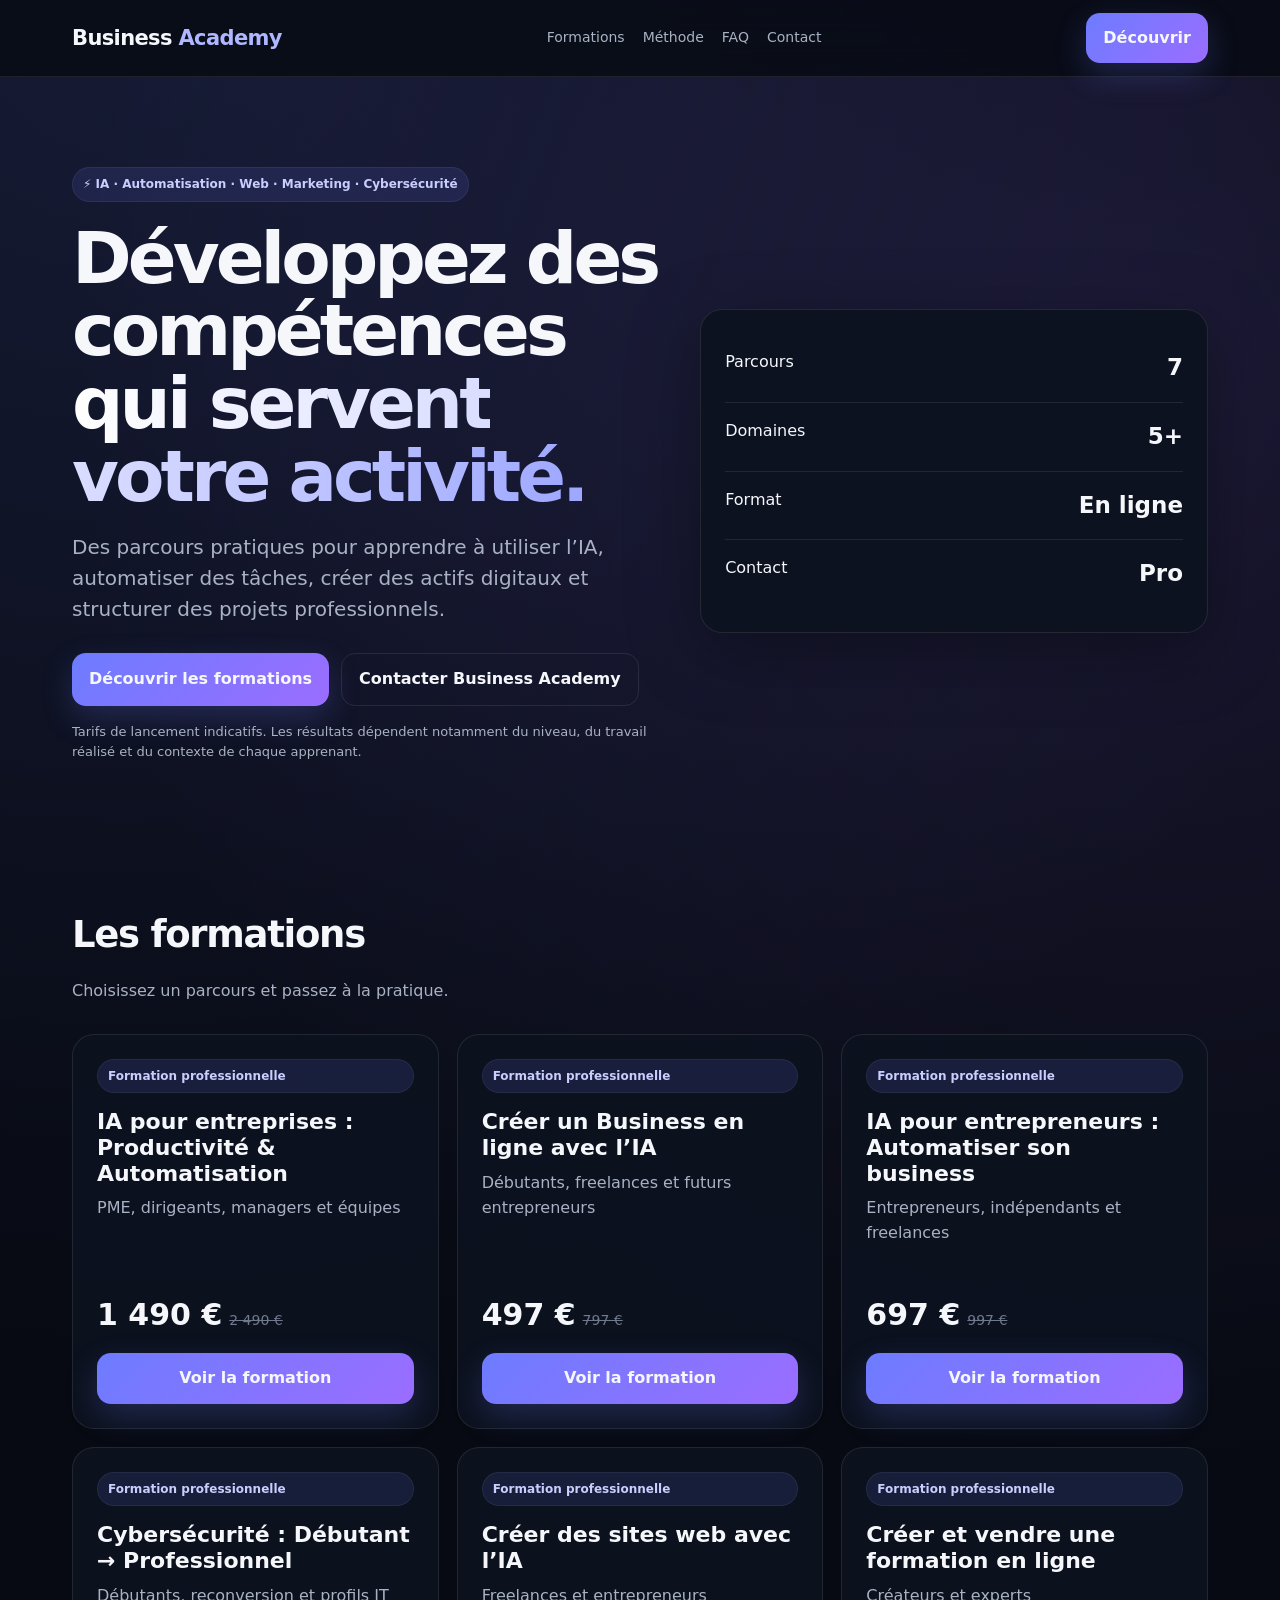
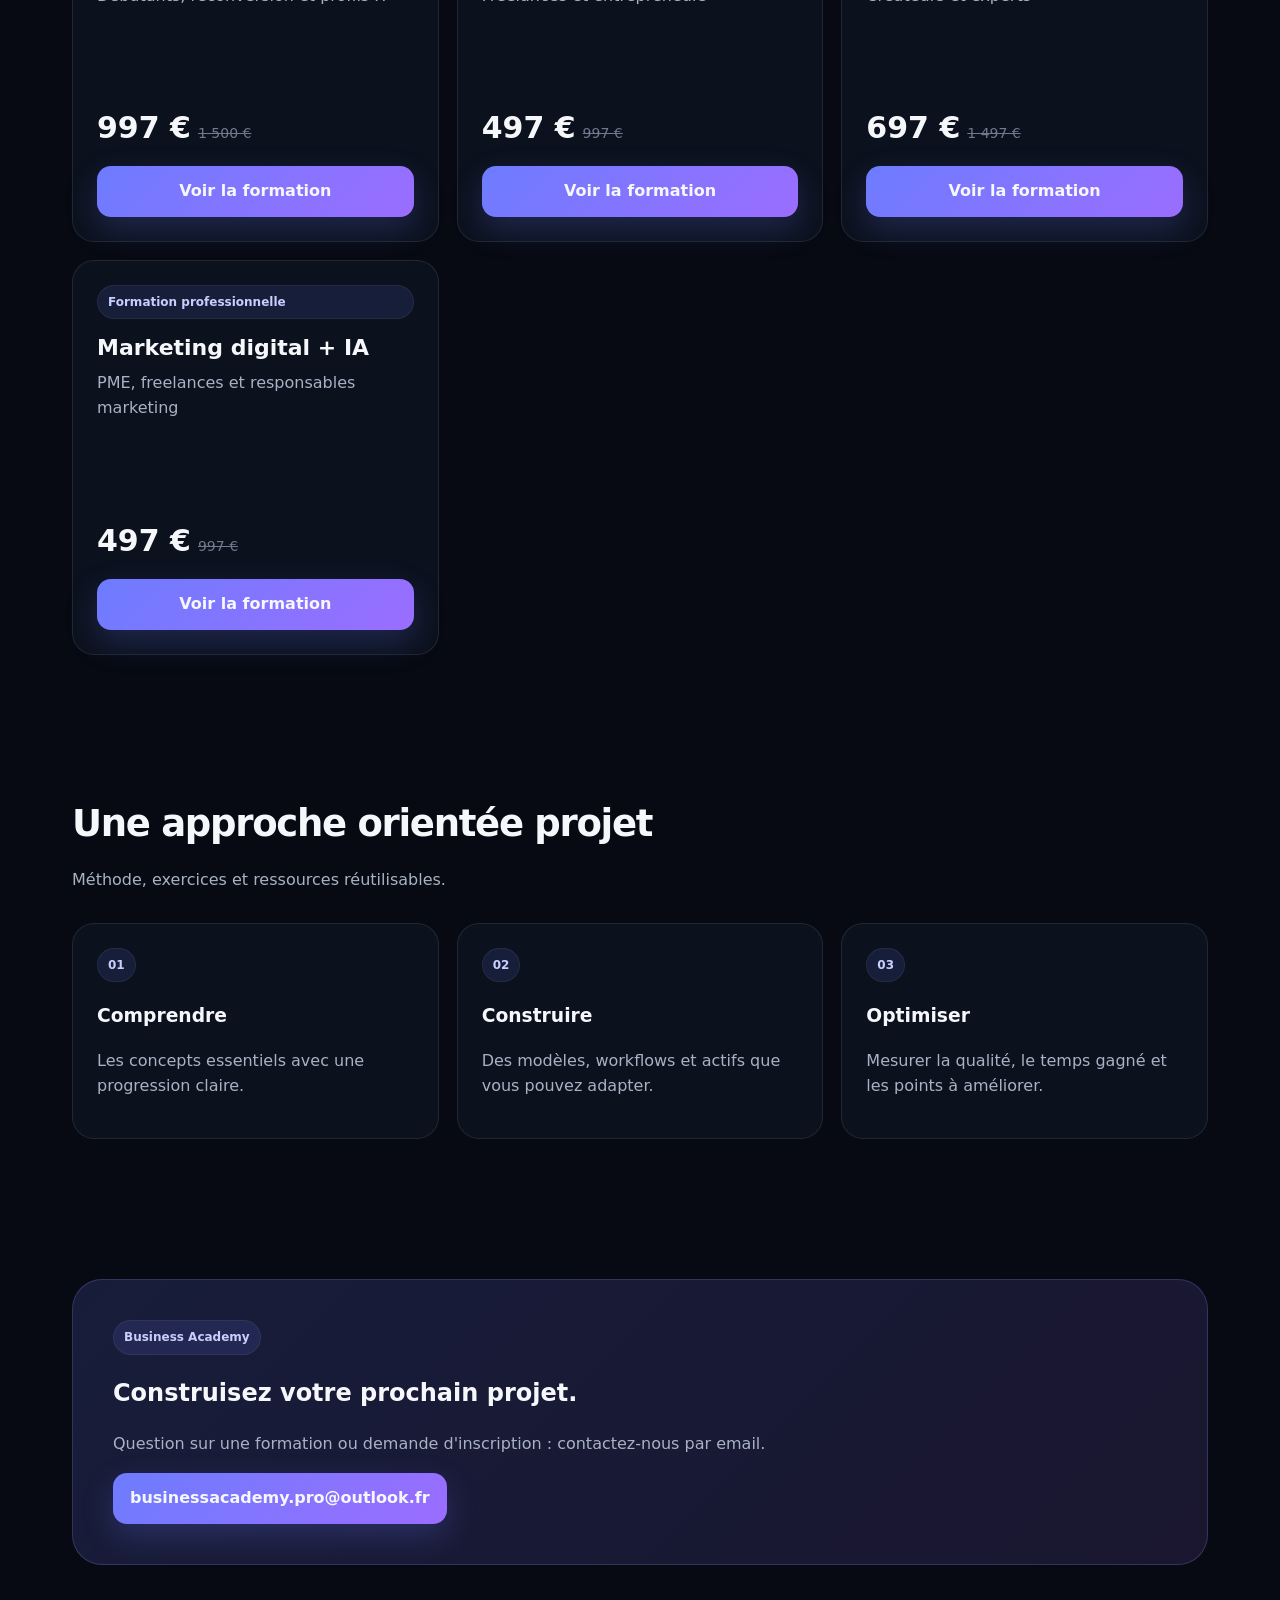
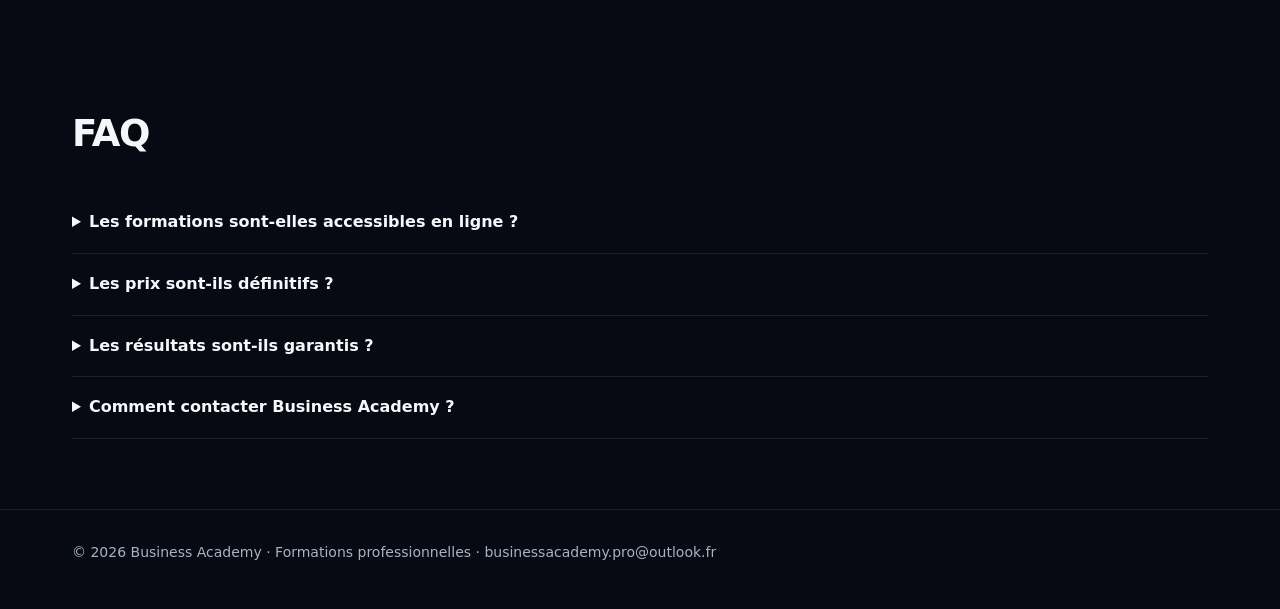
<file: index.html>
<!doctype html><html lang="fr"><head><meta charset="utf-8"><meta name="viewport" content="width=device-width,initial-scale=1"><title>Business Academy — Formations professionnelles</title><meta name="description" content="Formations en IA, automatisation, cybersécurité, création web et marketing digital."><link rel="stylesheet" href="assets/style.css"></head><body>
<header><div class="wrap nav"><a class="brand" href="index.html">Business <span>Academy</span></a><nav class="navlinks"><a href="#formations">Formations</a><a href="#methode">Méthode</a><a href="#faq">FAQ</a><a href="mailto:businessacademy.pro@outlook.fr">Contact</a></nav><a class="btn btn-primary" href="#formations">Découvrir</a></div></header>
<main><section class="hero"><div class="wrap hero-grid"><div><span class="kicker">⚡ IA · Automatisation · Web · Marketing · Cybersécurité</span><h1>Développez des compétences <span class="grad">qui servent votre activité.</span></h1><p class="lead">Des parcours pratiques pour apprendre à utiliser l’IA, automatiser des tâches, créer des actifs digitaux et structurer des projets professionnels.</p><div class="actions"><a class="btn btn-primary" href="#formations">Découvrir les formations</a><a class="btn" href="mailto:businessacademy.pro@outlook.fr">Contacter Business Academy</a></div><p class="muted" style="font-size:13px;margin-top:16px">Tarifs de lancement indicatifs. Les résultats dépendent notamment du niveau, du travail réalisé et du contexte de chaque apprenant.</p></div><div class="hero-card"><div class="stat"><span>Parcours</span><strong>7</strong></div><div class="stat"><span>Domaines</span><strong>5+</strong></div><div class="stat"><span>Format</span><strong>En ligne</strong></div><div class="stat"><span>Contact</span><strong>Pro</strong></div></div></div></section>
<section id="formations"><div class="wrap"><div class="head"><h2>Les formations</h2><p class="muted">Choisissez un parcours et passez à la pratique.</p></div><div class="grid"><article class="card course"><span class="pill">Formation professionnelle</span><h3>IA pour entreprises : Productivité & Automatisation</h3><div class="muted">PME, dirigeants, managers et équipes</div><div class="price"><strong>1 490 €</strong><span class="old">2 490 €</span></div><a class="btn btn-primary" href="courses/ia-entreprises.html">Voir la formation</a></article><article class="card course"><span class="pill">Formation professionnelle</span><h3>Créer un Business en ligne avec l’IA</h3><div class="muted">Débutants, freelances et futurs entrepreneurs</div><div class="price"><strong>497 €</strong><span class="old">797 €</span></div><a class="btn btn-primary" href="courses/business-ia.html">Voir la formation</a></article><article class="card course"><span class="pill">Formation professionnelle</span><h3>IA pour entrepreneurs : Automatiser son business</h3><div class="muted">Entrepreneurs, indépendants et freelances</div><div class="price"><strong>697 €</strong><span class="old">997 €</span></div><a class="btn btn-primary" href="courses/automatisation-business.html">Voir la formation</a></article><article class="card course"><span class="pill">Formation professionnelle</span><h3>Cybersécurité : Débutant → Professionnel</h3><div class="muted">Débutants, reconversion et profils IT</div><div class="price"><strong>997 €</strong><span class="old">1 500 €</span></div><a class="btn btn-primary" href="courses/cybersecurite.html">Voir la formation</a></article><article class="card course"><span class="pill">Formation professionnelle</span><h3>Créer des sites web avec l’IA</h3><div class="muted">Freelances et entrepreneurs</div><div class="price"><strong>497 €</strong><span class="old">997 €</span></div><a class="btn btn-primary" href="courses/sites-ia.html">Voir la formation</a></article><article class="card course"><span class="pill">Formation professionnelle</span><h3>Créer et vendre une formation en ligne</h3><div class="muted">Créateurs et experts</div><div class="price"><strong>697 €</strong><span class="old">1 497 €</span></div><a class="btn btn-primary" href="courses/formation-en-ligne.html">Voir la formation</a></article><article class="card course"><span class="pill">Formation professionnelle</span><h3>Marketing digital + IA</h3><div class="muted">PME, freelances et responsables marketing</div><div class="price"><strong>497 €</strong><span class="old">997 €</span></div><a class="btn btn-primary" href="courses/marketing-ia.html">Voir la formation</a></article></div></div></section>
<section id="methode"><div class="wrap"><div class="head"><h2>Une approche orientée projet</h2><p class="muted">Méthode, exercices et ressources réutilisables.</p></div><div class="grid"><div class="card"><span class="pill">01</span><h3>Comprendre</h3><p class="muted">Les concepts essentiels avec une progression claire.</p></div><div class="card"><span class="pill">02</span><h3>Construire</h3><p class="muted">Des modèles, workflows et actifs que vous pouvez adapter.</p></div><div class="card"><span class="pill">03</span><h3>Optimiser</h3><p class="muted">Mesurer la qualité, le temps gagné et les points à améliorer.</p></div></div></div></section>
<section><div class="wrap"><div class="cta"><span class="pill">Business Academy</span><h2>Construisez votre prochain projet.</h2><p class="muted">Question sur une formation ou demande d'inscription : contactez-nous par email.</p><a class="btn btn-primary" href="mailto:businessacademy.pro@outlook.fr?subject=Business%20Academy%20—%20Demande%20d'information">businessacademy.pro@outlook.fr</a></div></div></section>
<section id="faq"><div class="wrap"><div class="head"><h2>FAQ</h2></div><details><summary>Les formations sont-elles accessibles en ligne ?</summary><p class="muted">Oui. Les parcours sont conçus pour être suivis à distance.</p></details><details><summary>Les prix sont-ils définitifs ?</summary><p class="muted">Les tarifs affichés peuvent évoluer. Vérifiez le prix au moment de l'achat.</p></details><details><summary>Les résultats sont-ils garantis ?</summary><p class="muted">Non. Une formation apporte une méthode et des ressources ; les résultats dépendent du contexte et de l'exécution.</p></details><details><summary>Comment contacter Business Academy ?</summary><p class="muted">businessacademy.pro@outlook.fr</p></details></div></section></main>
<footer><div class="wrap">© 2026 Business Academy · Formations professionnelles · <a href="mailto:businessacademy.pro@outlook.fr">businessacademy.pro@outlook.fr</a></div></footer></body></html>
</file>
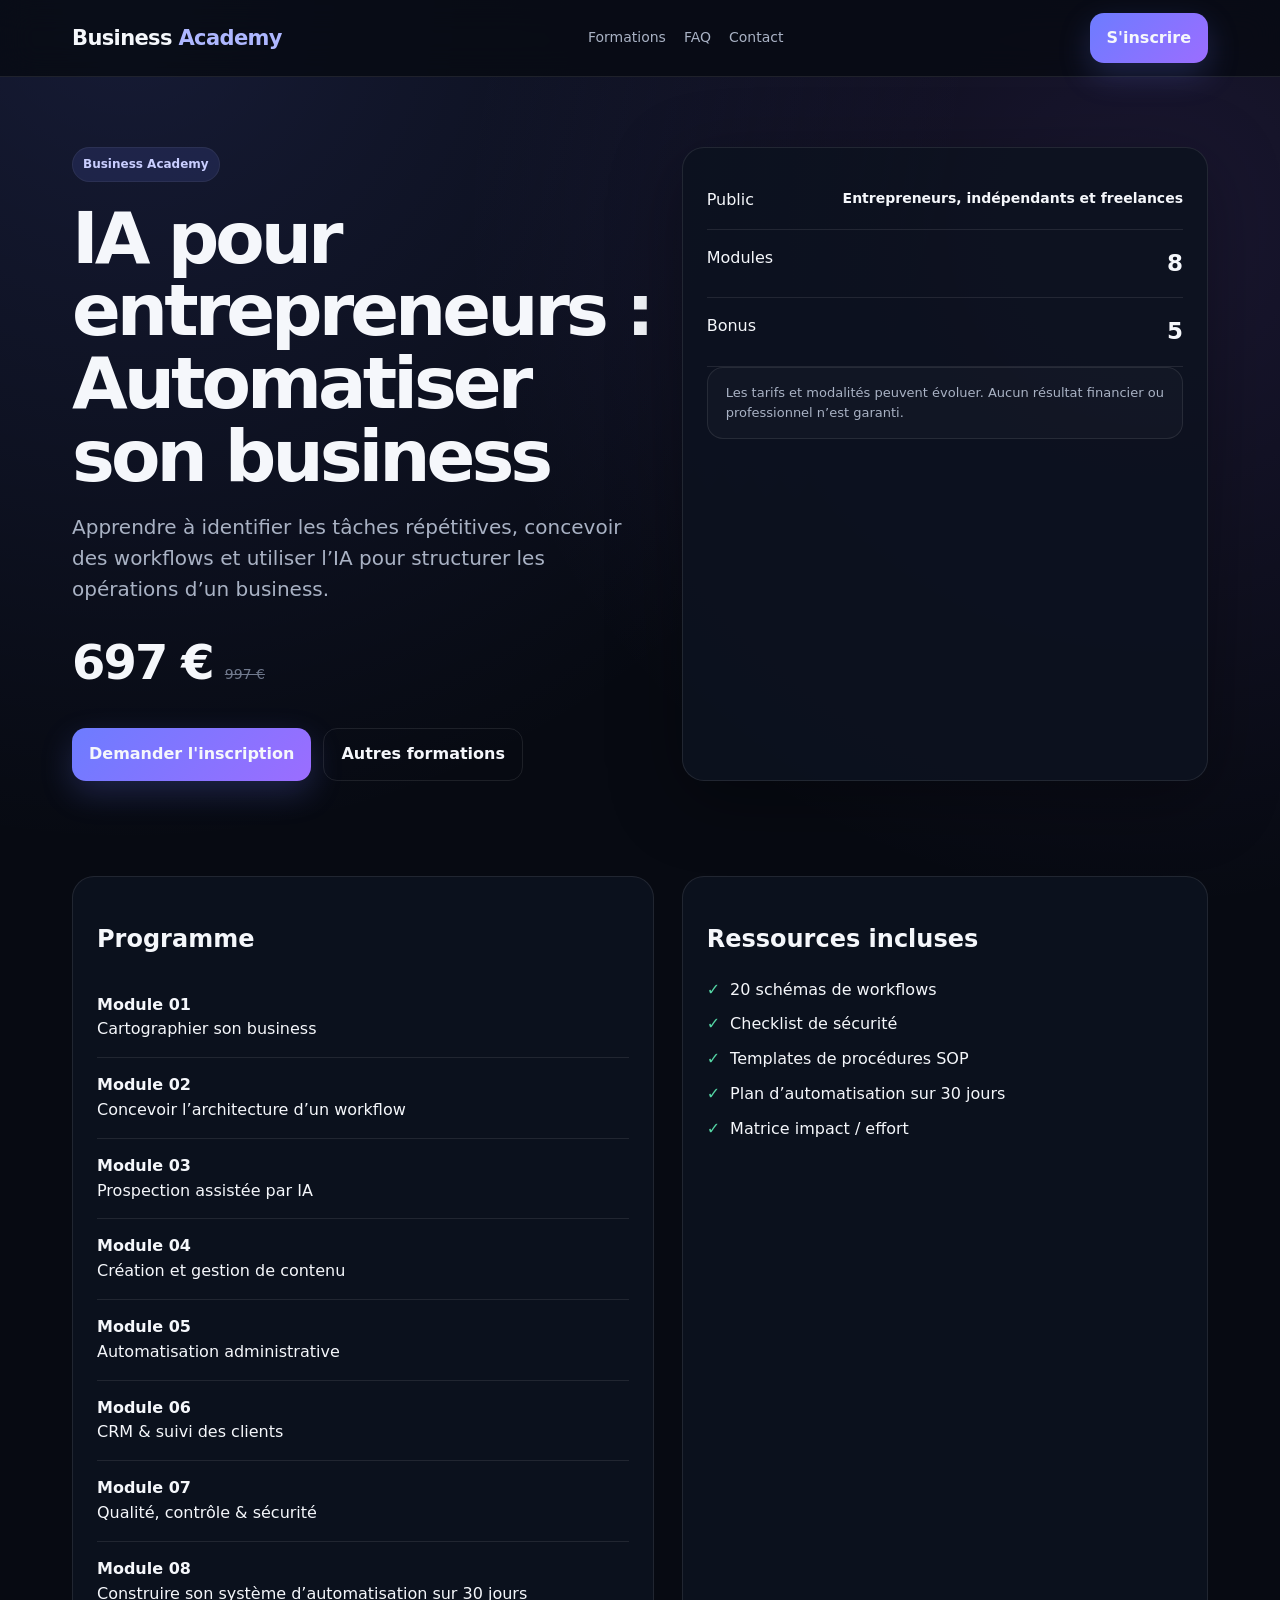
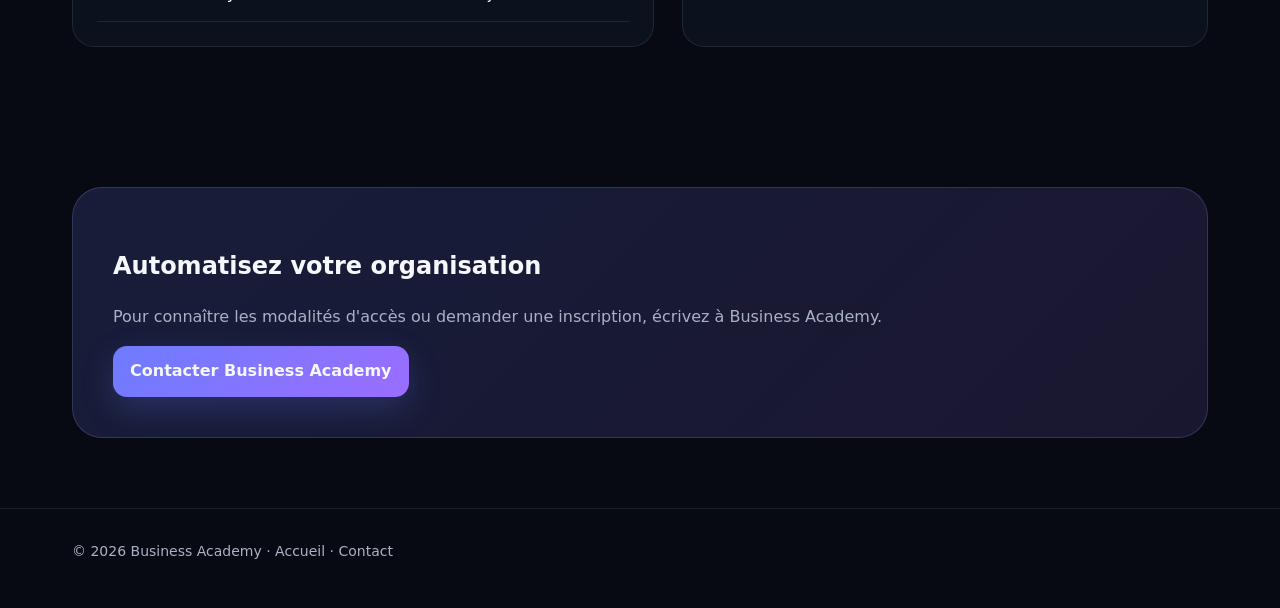
<file: courses/automatisation-business.html>
<!doctype html>
<html lang="fr">
<head>
<meta charset="utf-8">
<meta name="viewport" content="width=device-width,initial-scale=1">
<title>IA pour entrepreneurs : Automatiser son business — Business Academy</title>
<link rel="stylesheet" href="../assets/style.css">
</head>

<body>

<header>
<div class="wrap nav">
<a class="brand" href="../index.html">Business <span>Academy</span></a>

<nav class="navlinks">
<a href="../index.html#formations">Formations</a>
<a href="../index.html#faq">FAQ</a>
<a href="mailto:businessacademy.pro@outlook.fr">Contact</a>
</nav>

<a class="btn btn-primary" href="mailto:businessacademy.pro@outlook.fr?subject=Inscription — IA pour entrepreneurs : Automatiser son business">
S'inscrire
</a>
</div>
</header>

<main>

<section class="product-head">
<div class="wrap product-grid">

<div>

<span class="pill">Business Academy</span>

<h1>IA pour entrepreneurs : Automatiser son business</h1>

<p class="lead">
Apprendre à identifier les tâches répétitives, concevoir des workflows et utiliser l’IA pour structurer les opérations d’un business.
</p>

<div style="margin-top:20px">
<span class="price-big">697 €</span>
<span class="old">997 €</span>
</div>

<div class="actions">

<a class="btn btn-primary" href="mailto:businessacademy.pro@outlook.fr?subject=Inscription — IA pour entrepreneurs : Automatiser son business">
Demander l'inscription
</a>

<a class="btn" href="../index.html#formations">
Autres formations
</a>

</div>

</div>

<div class="hero-card">

<div class="stat">
<span>Public</span>
<strong style="font-size:14px;text-align:right">
Entrepreneurs, indépendants et freelances
</strong>
</div>

<div class="stat">
<span>Modules</span>
<strong>8</strong>
</div>

<div class="stat">
<span>Bonus</span>
<strong>5</strong>
</div>

<div class="notice">
Les tarifs et modalités peuvent évoluer. Aucun résultat financier ou professionnel n’est garanti.
</div>

</div>

</div>
</section>


<section>

<div class="wrap product-grid">

<div class="card">

<h2>Programme</h2>

<div class="module">
<strong>Module 01</strong>
<div>Cartographier son business</div>
</div>

<div class="module">
<strong>Module 02</strong>
<div>Concevoir l’architecture d’un workflow</div>
</div>

<div class="module">
<strong>Module 03</strong>
<div>Prospection assistée par IA</div>
</div>

<div class="module">
<strong>Module 04</strong>
<div>Création et gestion de contenu</div>
</div>

<div class="module">
<strong>Module 05</strong>
<div>Automatisation administrative</div>
</div>

<div class="module">
<strong>Module 06</strong>
<div>CRM & suivi des clients</div>
</div>

<div class="module">
<strong>Module 07</strong>
<div>Qualité, contrôle & sécurité</div>
</div>

<div class="module">
<strong>Module 08</strong>
<div>Construire son système d’automatisation sur 30 jours</div>
</div>

</div>


<div class="card">

<h2>Ressources incluses</h2>

<ul class="list">
<li>20 schémas de workflows</li>
<li>Checklist de sécurité</li>
<li>Templates de procédures SOP</li>
<li>Plan d’automatisation sur 30 jours</li>
<li>Matrice impact / effort</li>
</ul>

</div>

</div>

</section>


<section>

<div class="wrap">

<div class="cta">

<h2>Automatisez votre organisation</h2>

<p class="muted">
Pour connaître les modalités d'accès ou demander une inscription, écrivez à Business Academy.
</p>

<a class="btn btn-primary" href="mailto:businessacademy.pro@outlook.fr?subject=Demande d'information — IA pour entrepreneurs : Automatiser son business">
Contacter Business Academy
</a>

</div>

</div>

</section>

</main>


<footer>

<div class="wrap">
© 2026 Business Academy ·
<a href="../index.html">Accueil</a> ·
<a href="mailto:businessacademy.pro@outlook.fr">Contact</a>
</div>

</footer>

</body>
  </html>
</file>
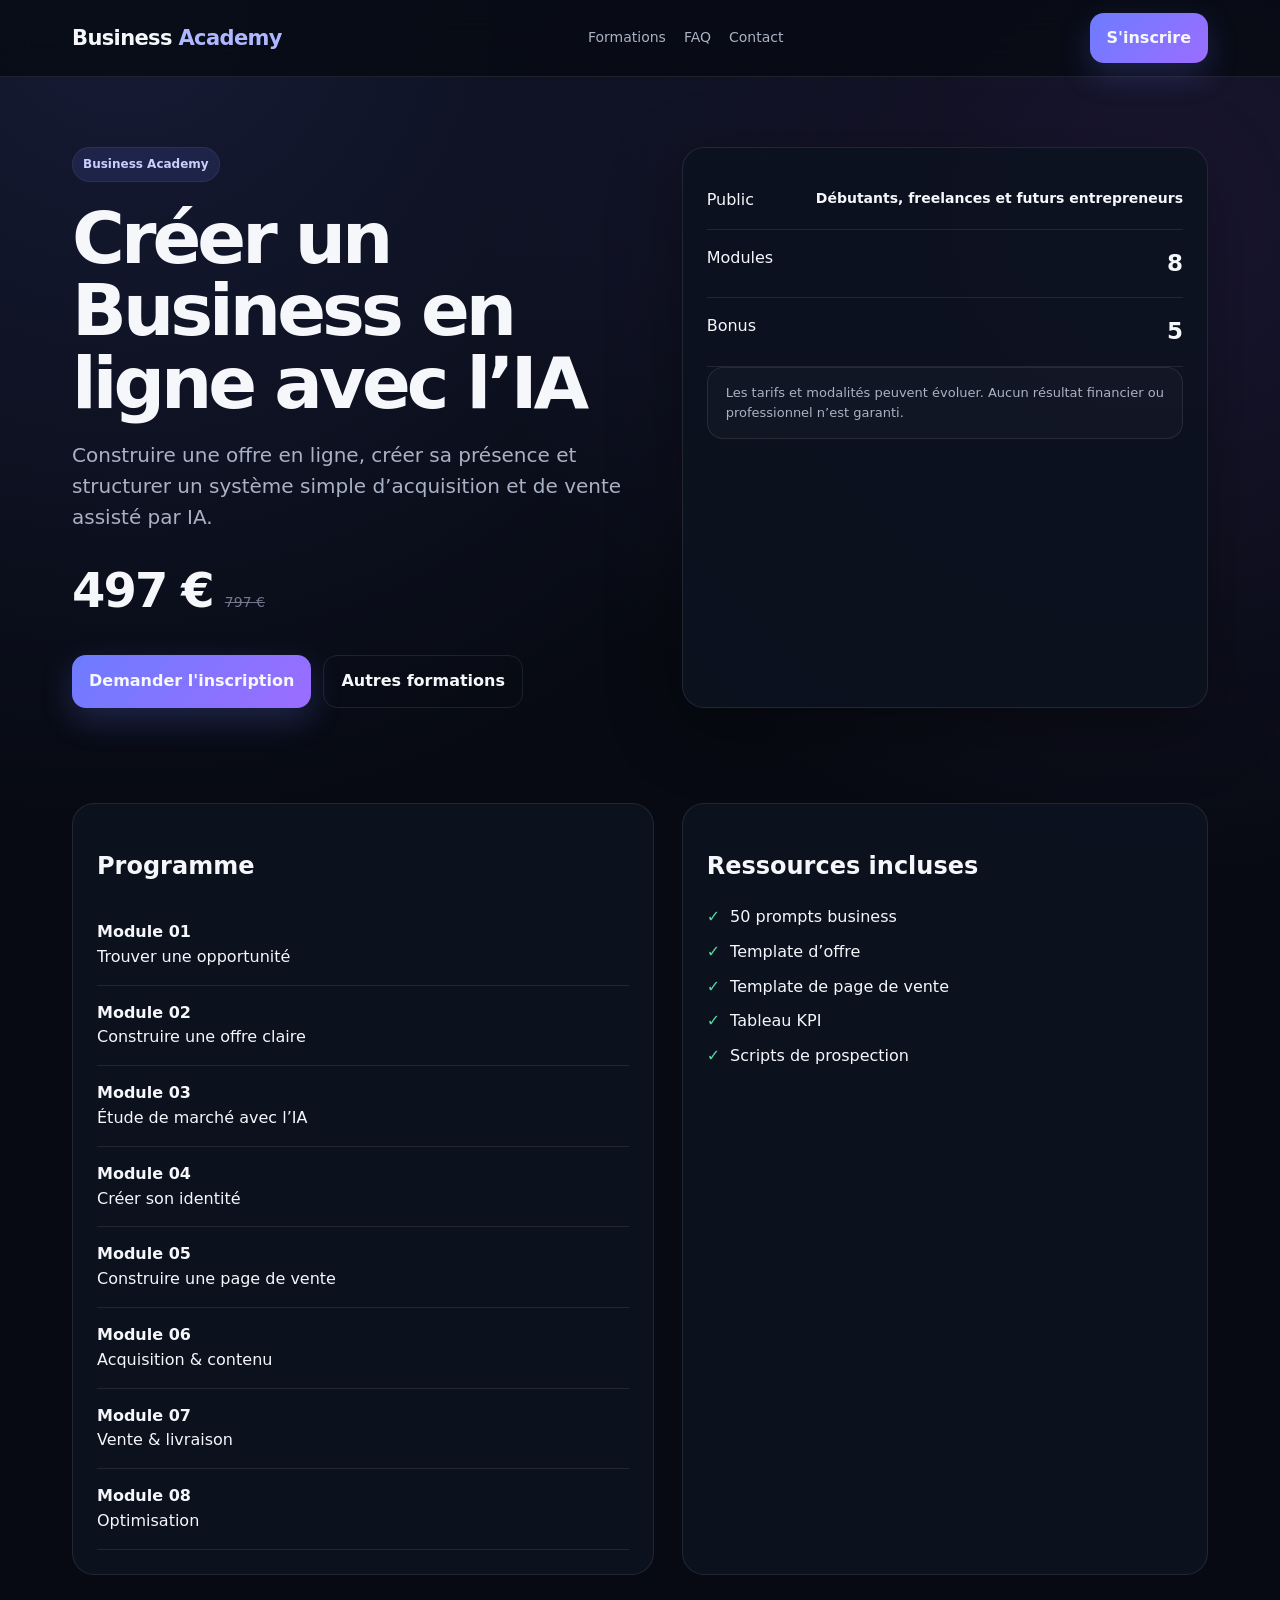
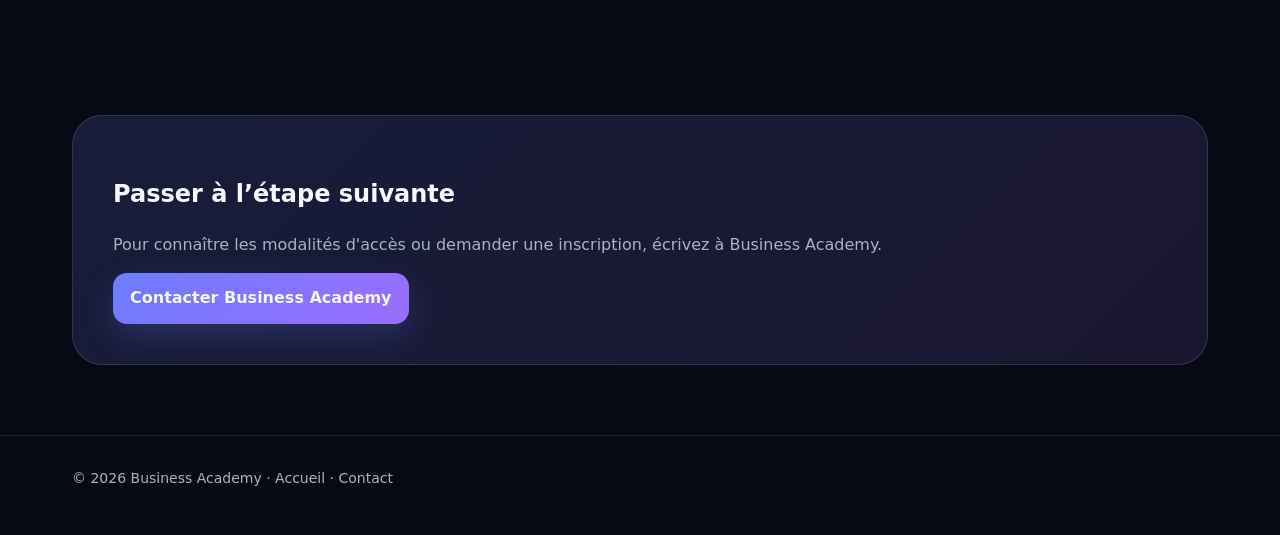
<file: courses/business-ia.html>
<!doctype html><html lang="fr"><head><meta charset="utf-8"><meta name="viewport" content="width=device-width,initial-scale=1"><title>Créer un Business en ligne avec l’IA — Business Academy</title><link rel="stylesheet" href="../assets/style.css"></head><body>
<header><div class="wrap nav"><a class="brand" href="../index.html">Business <span>Academy</span></a><nav class="navlinks"><a href="../index.html#formations">Formations</a><a href="../index.html#faq">FAQ</a><a href="mailto:businessacademy.pro@outlook.fr">Contact</a></nav><a class="btn btn-primary" href="mailto:businessacademy.pro@outlook.fr?subject=Inscription%20—%20Créer un Business en ligne avec l’IA">S'inscrire</a></div></header>

<main>
<section class="product-head"><div class="wrap product-grid"><div>
<span class="pill">Business Academy</span>
<h1>Créer un Business en ligne avec l’IA</h1>
<p class="lead">Construire une offre en ligne, créer sa présence et structurer un système simple d’acquisition et de vente assisté par IA.</p>

<div style="margin-top:20px">
<span class="price-big">497 €</span> <span class="old">797 €</span>
</div>

<div class="actions">
<a class="btn btn-primary" href="mailto:businessacademy.pro@outlook.fr?subject=Inscription%20—%20Créer un Business en ligne avec l’IA">Demander l'inscription</a>
<a class="btn" href="../index.html#formations">Autres formations</a>
</div>
</div>

<div class="hero-card">
<div class="stat"><span>Public</span><strong style="font-size:14px;text-align:right">Débutants, freelances et futurs entrepreneurs</strong></div>
<div class="stat"><span>Modules</span><strong>8</strong></div>
<div class="stat"><span>Bonus</span><strong>5</strong></div>
<div class="notice">Les tarifs et modalités peuvent évoluer. Aucun résultat financier ou professionnel n’est garanti.</div>
</div>
</div></section>

<section><div class="wrap product-grid">
<div class="card">
<h2>Programme</h2>
<div class="module"><strong>Module 01</strong><div>Trouver une opportunité</div></div>
<div class="module"><strong>Module 02</strong><div>Construire une offre claire</div></div>
<div class="module"><strong>Module 03</strong><div>Étude de marché avec l’IA</div></div>
<div class="module"><strong>Module 04</strong><div>Créer son identité</div></div>
<div class="module"><strong>Module 05</strong><div>Construire une page de vente</div></div>
<div class="module"><strong>Module 06</strong><div>Acquisition & contenu</div></div>
<div class="module"><strong>Module 07</strong><div>Vente & livraison</div></div>
<div class="module"><strong>Module 08</strong><div>Optimisation</div></div>
</div>

<div class="card">
<h2>Ressources incluses</h2>
<ul class="list">
<li>50 prompts business</li>
<li>Template d’offre</li>
<li>Template de page de vente</li>
<li>Tableau KPI</li>
<li>Scripts de prospection</li>
</ul>
</div>
</div></section>

<section><div class="wrap">
<div class="cta">
<h2>Passer à l’étape suivante</h2>
<p class="muted">Pour connaître les modalités d'accès ou demander une inscription, écrivez à Business Academy.</p>
<a class="btn btn-primary" href="mailto:businessacademy.pro@outlook.fr?subject=Demande%20d'information%20—%20Créer un Business en ligne avec l’IA">Contacter Business Academy</a>
</div>
</div></section>
</main>

<footer><div class="wrap">© 2026 Business Academy · <a href="../index.html">Accueil</a> · <a href="mailto:businessacademy.pro@outlook.fr">Contact</a></div></footer>
</body></html>
</file>
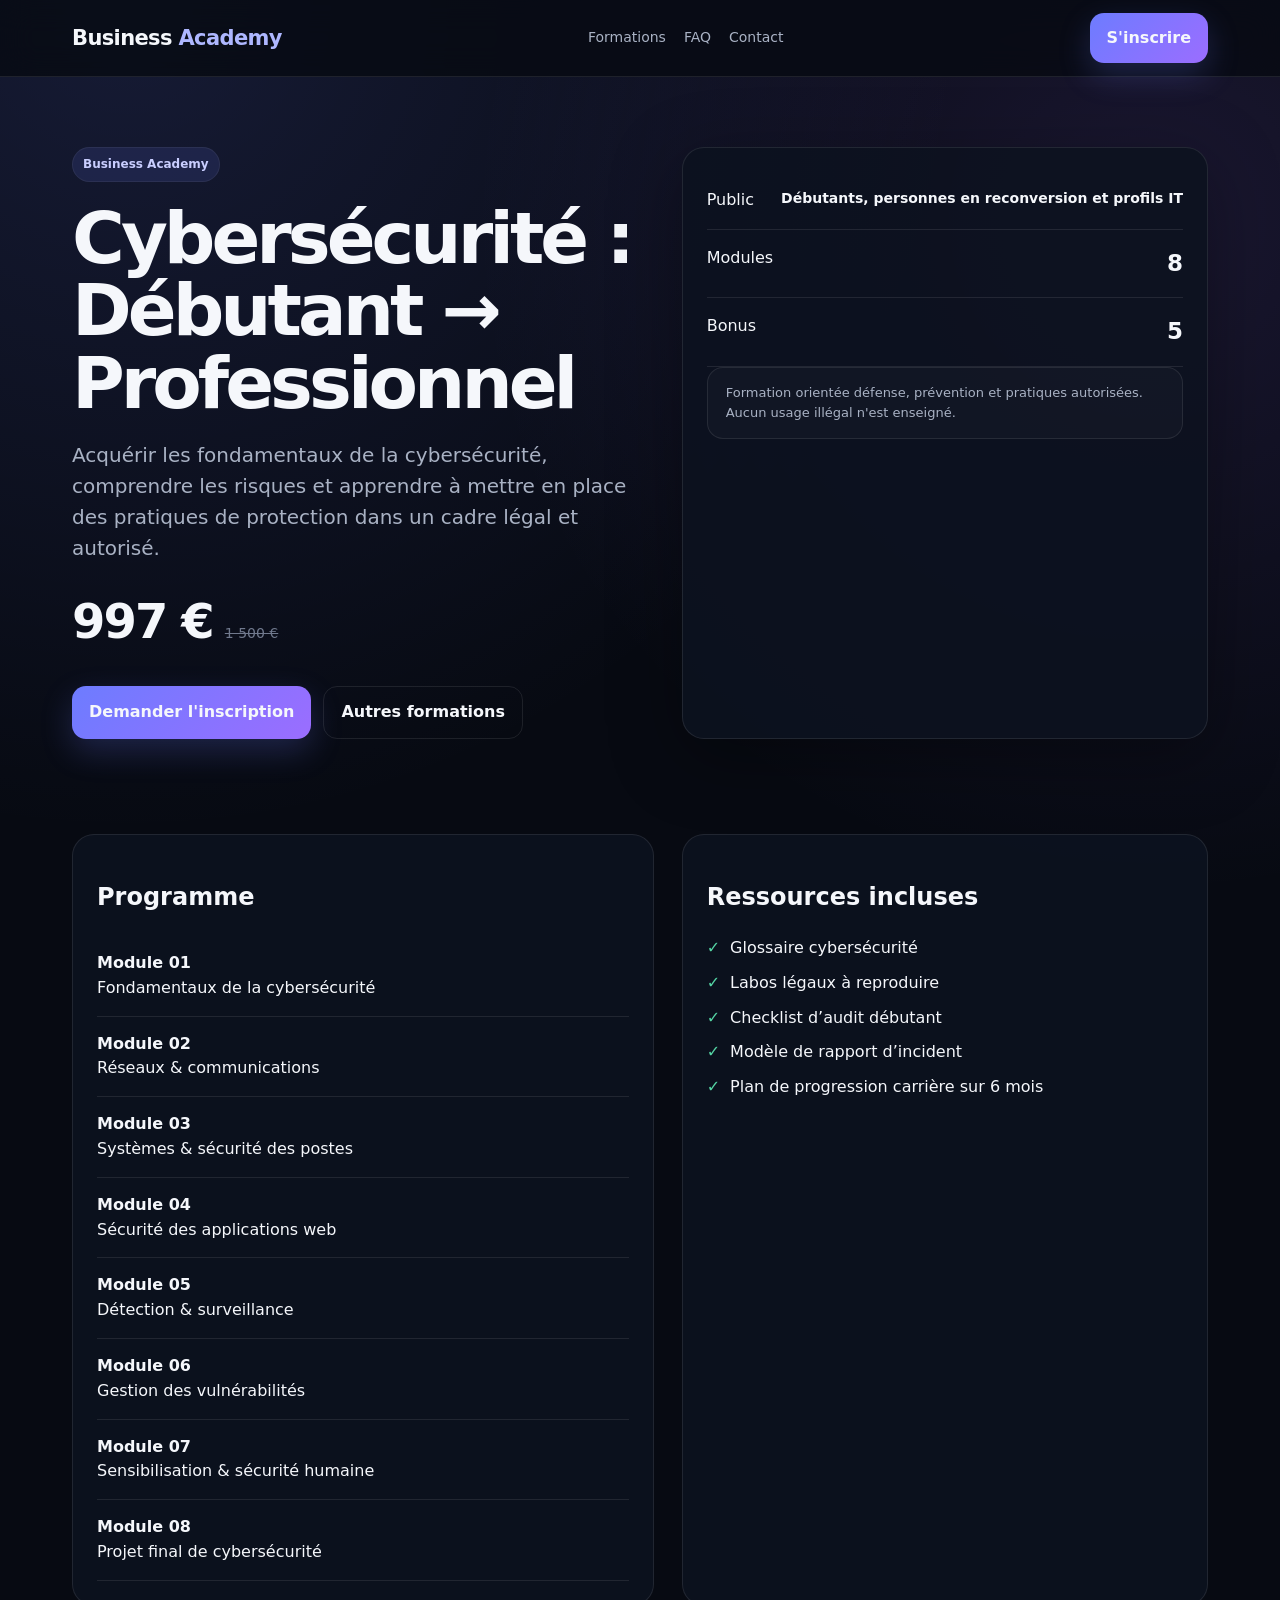
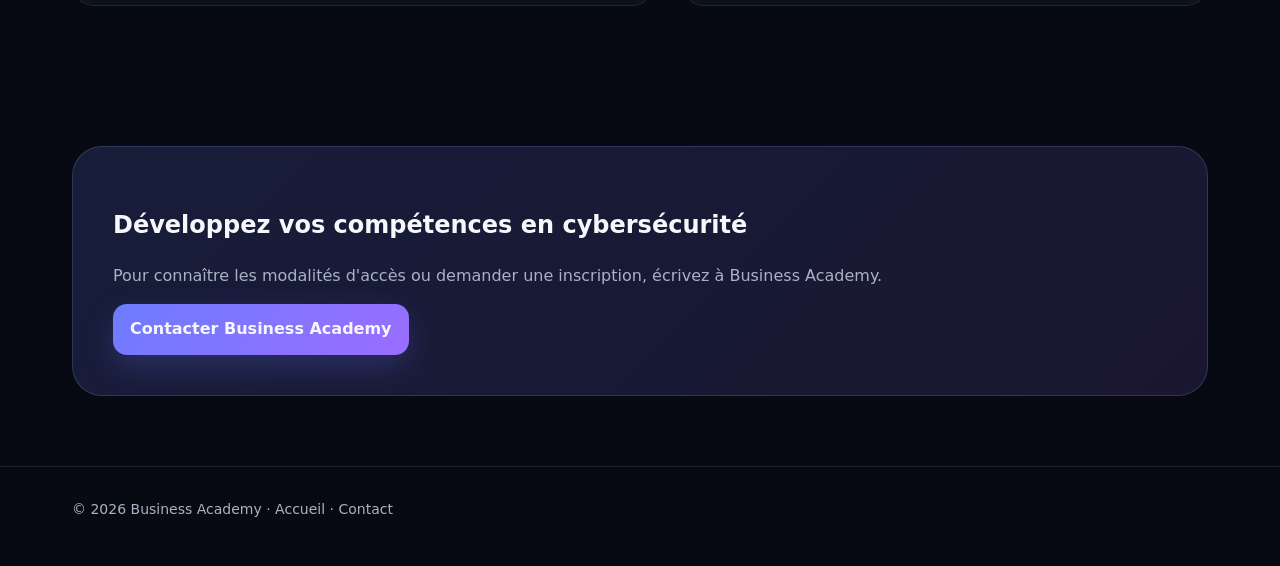
<file: courses/cybersecurite.html>
<!doctype html>
<html lang="fr">
<head>
<meta charset="utf-8">
<meta name="viewport" content="width=device-width,initial-scale=1">
<title>Cybersécurité : Débutant → Professionnel — Business Academy</title>
<link rel="stylesheet" href="../assets/style.css">
</head>

<body>

<header>
<div class="wrap nav">
<a class="brand" href="../index.html">Business <span>Academy</span></a>

<nav class="navlinks">
<a href="../index.html#formations">Formations</a>
<a href="../index.html#faq">FAQ</a>
<a href="mailto:businessacademy.pro@outlook.fr">Contact</a>
</nav>

<a class="btn btn-primary" href="mailto:businessacademy.pro@outlook.fr?subject=Inscription — Cybersécurité : Débutant → Professionnel">
S'inscrire
</a>
</div>
</header>

<main>

<section class="product-head">
<div class="wrap product-grid">

<div>

<span class="pill">Business Academy</span>

<h1>Cybersécurité : Débutant → Professionnel</h1>

<p class="lead">
Acquérir les fondamentaux de la cybersécurité, comprendre les risques et apprendre à mettre en place des pratiques de protection dans un cadre légal et autorisé.
</p>

<div style="margin-top:20px">
<span class="price-big">997 €</span>
<span class="old">1 500 €</span>
</div>

<div class="actions">

<a class="btn btn-primary" href="mailto:businessacademy.pro@outlook.fr?subject=Inscription — Cybersécurité : Débutant → Professionnel">
Demander l'inscription
</a>

<a class="btn" href="../index.html#formations">
Autres formations
</a>

</div>

</div>

<div class="hero-card">

<div class="stat">
<span>Public</span>
<strong style="font-size:14px;text-align:right">
Débutants, personnes en reconversion et profils IT
</strong>
</div>

<div class="stat">
<span>Modules</span>
<strong>8</strong>
</div>

<div class="stat">
<span>Bonus</span>
<strong>5</strong>
</div>

<div class="notice">
Formation orientée défense, prévention et pratiques autorisées. Aucun usage illégal n'est enseigné.
</div>

</div>

</div>
</section>


<section>

<div class="wrap product-grid">

<div class="card">

<h2>Programme</h2>

<div class="module">
<strong>Module 01</strong>
<div>Fondamentaux de la cybersécurité</div>
</div>

<div class="module">
<strong>Module 02</strong>
<div>Réseaux & communications</div>
</div>

<div class="module">
<strong>Module 03</strong>
<div>Systèmes & sécurité des postes</div>
</div>

<div class="module">
<strong>Module 04</strong>
<div>Sécurité des applications web</div>
</div>

<div class="module">
<strong>Module 05</strong>
<div>Détection & surveillance</div>
</div>

<div class="module">
<strong>Module 06</strong>
<div>Gestion des vulnérabilités</div>
</div>

<div class="module">
<strong>Module 07</strong>
<div>Sensibilisation & sécurité humaine</div>
</div>

<div class="module">
<strong>Module 08</strong>
<div>Projet final de cybersécurité</div>
</div>

</div>


<div class="card">

<h2>Ressources incluses</h2>

<ul class="list">
<li>Glossaire cybersécurité</li>
<li>Labos légaux à reproduire</li>
<li>Checklist d’audit débutant</li>
<li>Modèle de rapport d’incident</li>
<li>Plan de progression carrière sur 6 mois</li>
</ul>

</div>

</div>

</section>


<section>

<div class="wrap">

<div class="cta">

<h2>Développez vos compétences en cybersécurité</h2>

<p class="muted">
Pour connaître les modalités d'accès ou demander une inscription, écrivez à Business Academy.
</p>

<a class="btn btn-primary" href="mailto:businessacademy.pro@outlook.fr?subject=Demande d'information — Cybersécurité : Débutant → Professionnel">
Contacter Business Academy
</a>

</div>

</div>

</section>

</main>


<footer>

<div class="wrap">
© 2026 Business Academy ·
<a href="../index.html">Accueil</a> ·
<a href="mailto:businessacademy.pro@outlook.fr">Contact</a>
</div>

</footer>

</body>
  </html>
</file>
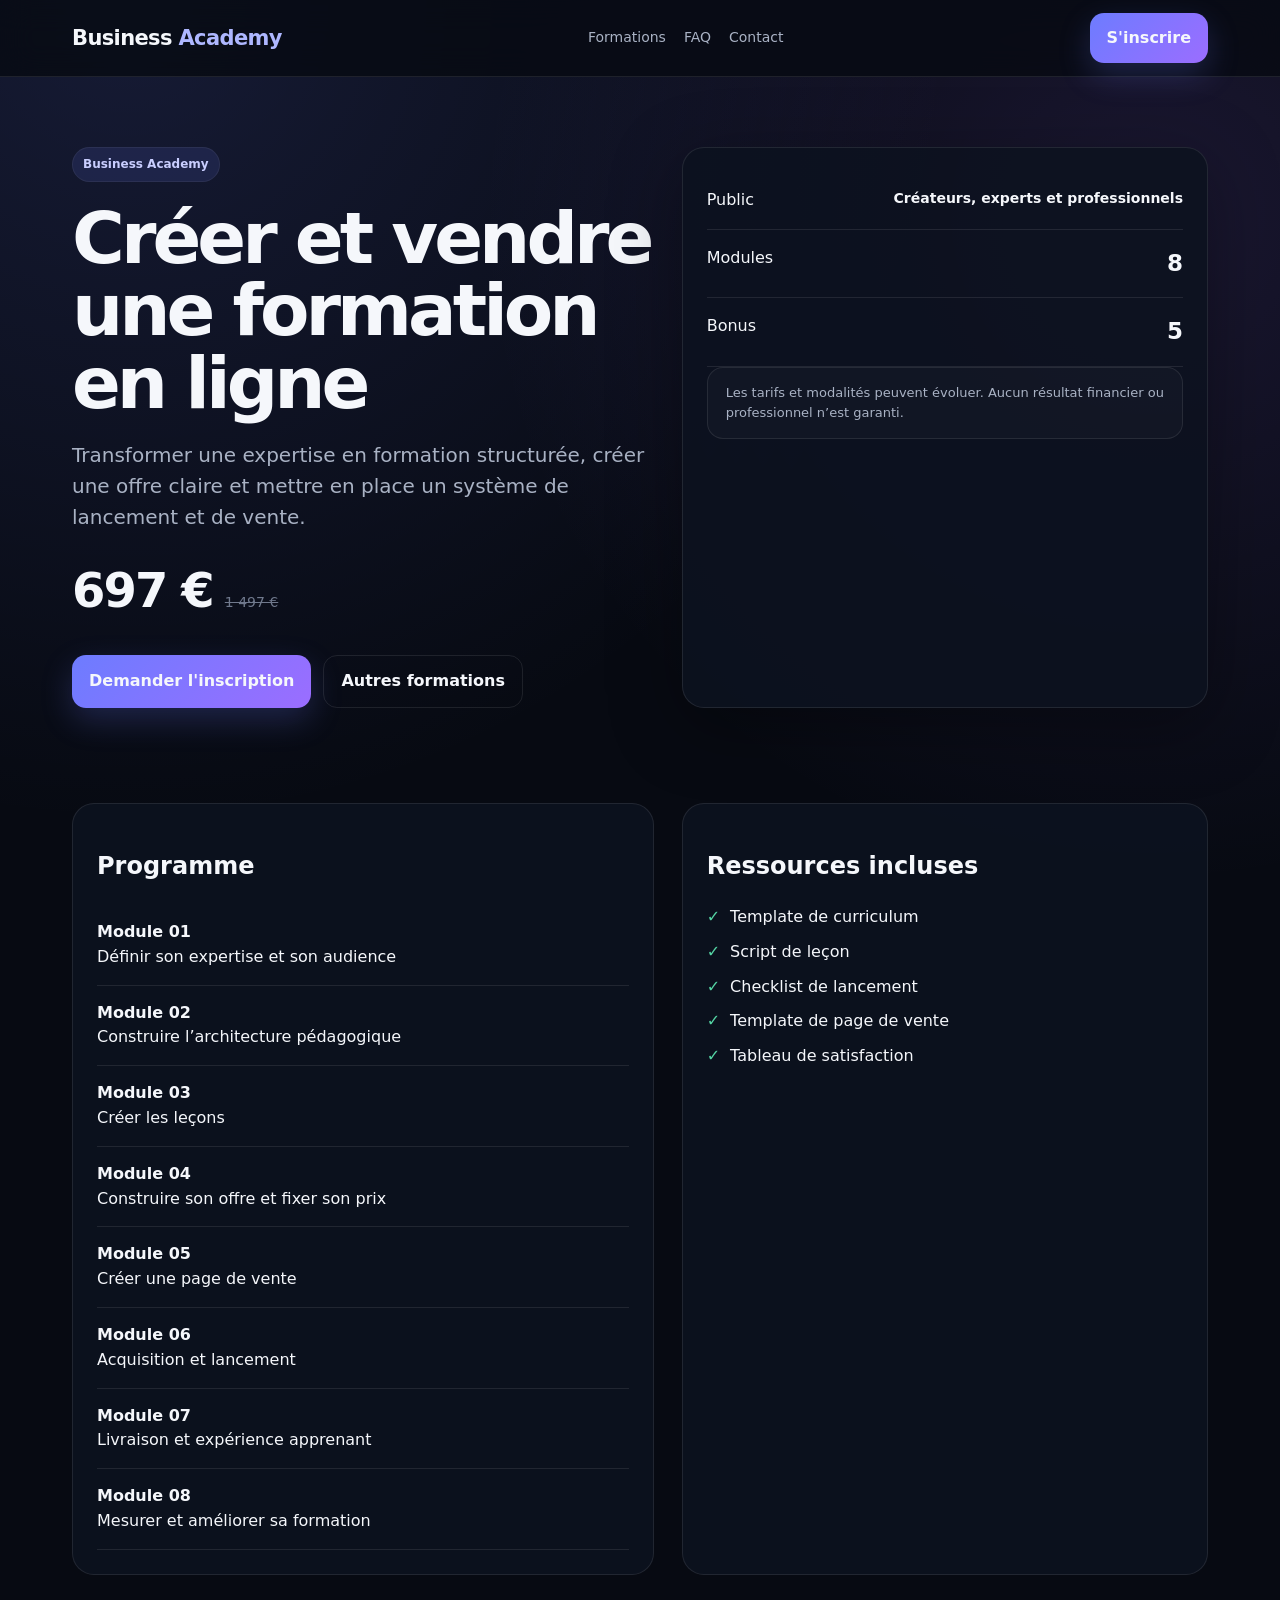
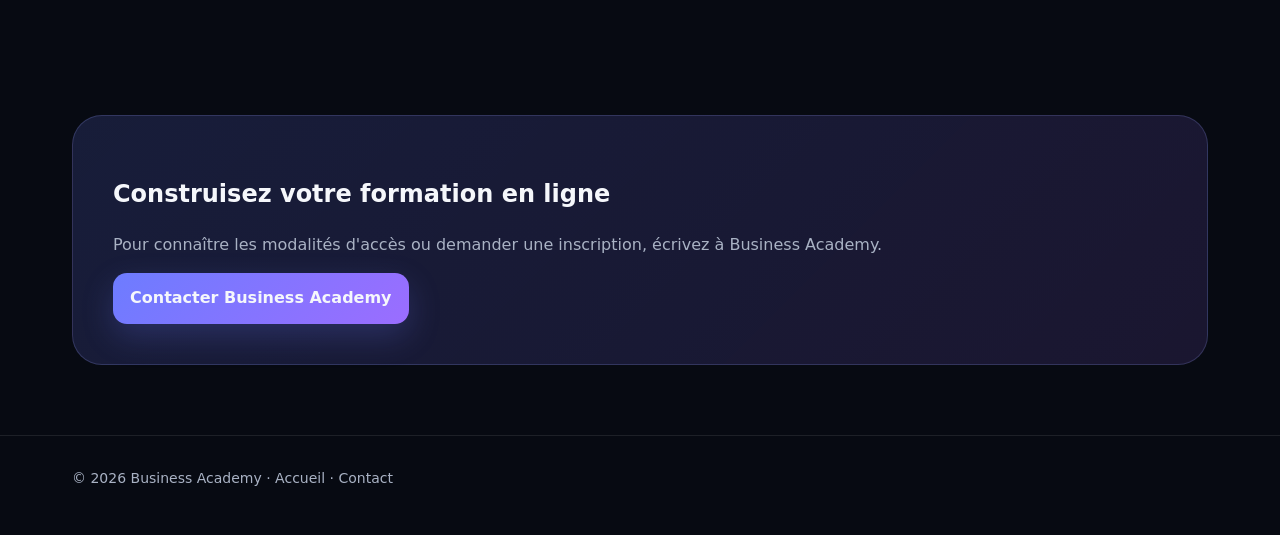
<file: courses/formation-en-ligne.html>
<!doctype html>
<html lang="fr">
<head>
<meta charset="utf-8">
<meta name="viewport" content="width=device-width,initial-scale=1">
<title>Créer et vendre une formation en ligne — Business Academy</title>
<link rel="stylesheet" href="../assets/style.css">
</head>

<body>

<header>
<div class="wrap nav">
<a class="brand" href="../index.html">Business <span>Academy</span></a>

<nav class="navlinks">
<a href="../index.html#formations">Formations</a>
<a href="../index.html#faq">FAQ</a>
<a href="mailto:businessacademy.pro@outlook.fr">Contact</a>
</nav>

<a class="btn btn-primary" href="mailto:businessacademy.pro@outlook.fr?subject=Inscription — Créer et vendre une formation en ligne">
S'inscrire
</a>
</div>
</header>

<main>

<section class="product-head">
<div class="wrap product-grid">

<div>
<span class="pill">Business Academy</span>

<h1>Créer et vendre une formation en ligne</h1>

<p class="lead">
Transformer une expertise en formation structurée, créer une offre claire et mettre en place un système de lancement et de vente.
</p>

<div style="margin-top:20px">
<span class="price-big">697 €</span>
<span class="old">1 497 €</span>
</div>

<div class="actions">
<a class="btn btn-primary" href="mailto:businessacademy.pro@outlook.fr?subject=Inscription — Créer et vendre une formation en ligne">
Demander l'inscription
</a>

<a class="btn" href="../index.html#formations">
Autres formations
</a>
</div>
</div>

<div class="hero-card">

<div class="stat">
<span>Public</span>
<strong style="font-size:14px;text-align:right">
Créateurs, experts et professionnels
</strong>
</div>

<div class="stat">
<span>Modules</span>
<strong>8</strong>
</div>

<div class="stat">
<span>Bonus</span>
<strong>5</strong>
</div>

<div class="notice">
Les tarifs et modalités peuvent évoluer. Aucun résultat financier ou professionnel n’est garanti.
</div>

</div>
</div>
</section>

<section>
<div class="wrap product-grid">

<div class="card">
<h2>Programme</h2>

<div class="module"><strong>Module 01</strong><div>Définir son expertise et son audience</div></div>
<div class="module"><strong>Module 02</strong><div>Construire l’architecture pédagogique</div></div>
<div class="module"><strong>Module 03</strong><div>Créer les leçons</div></div>
<div class="module"><strong>Module 04</strong><div>Construire son offre et fixer son prix</div></div>
<div class="module"><strong>Module 05</strong><div>Créer une page de vente</div></div>
<div class="module"><strong>Module 06</strong><div>Acquisition et lancement</div></div>
<div class="module"><strong>Module 07</strong><div>Livraison et expérience apprenant</div></div>
<div class="module"><strong>Module 08</strong><div>Mesurer et améliorer sa formation</div></div>

</div>

<div class="card">
<h2>Ressources incluses</h2>

<ul class="list">
<li>Template de curriculum</li>
<li>Script de leçon</li>
<li>Checklist de lancement</li>
<li>Template de page de vente</li>
<li>Tableau de satisfaction</li>
</ul>
</div>

</div>
</section>

<section>
<div class="wrap">
<div class="cta">

<h2>Construisez votre formation en ligne</h2>

<p class="muted">
Pour connaître les modalités d'accès ou demander une inscription, écrivez à Business Academy.
</p>

<a class="btn btn-primary" href="mailto:businessacademy.pro@outlook.fr?subject=Demande d'information — Créer et vendre une formation en ligne">
Contacter Business Academy
</a>

</div>
</div>
</section>

</main>

<footer>
<div class="wrap">
© 2026 Business Academy ·
<a href="../index.html">Accueil</a> ·
<a href="mailto:businessacademy.pro@outlook.fr">Contact</a>
</div>
</footer>

</body>
  </html>
</file>
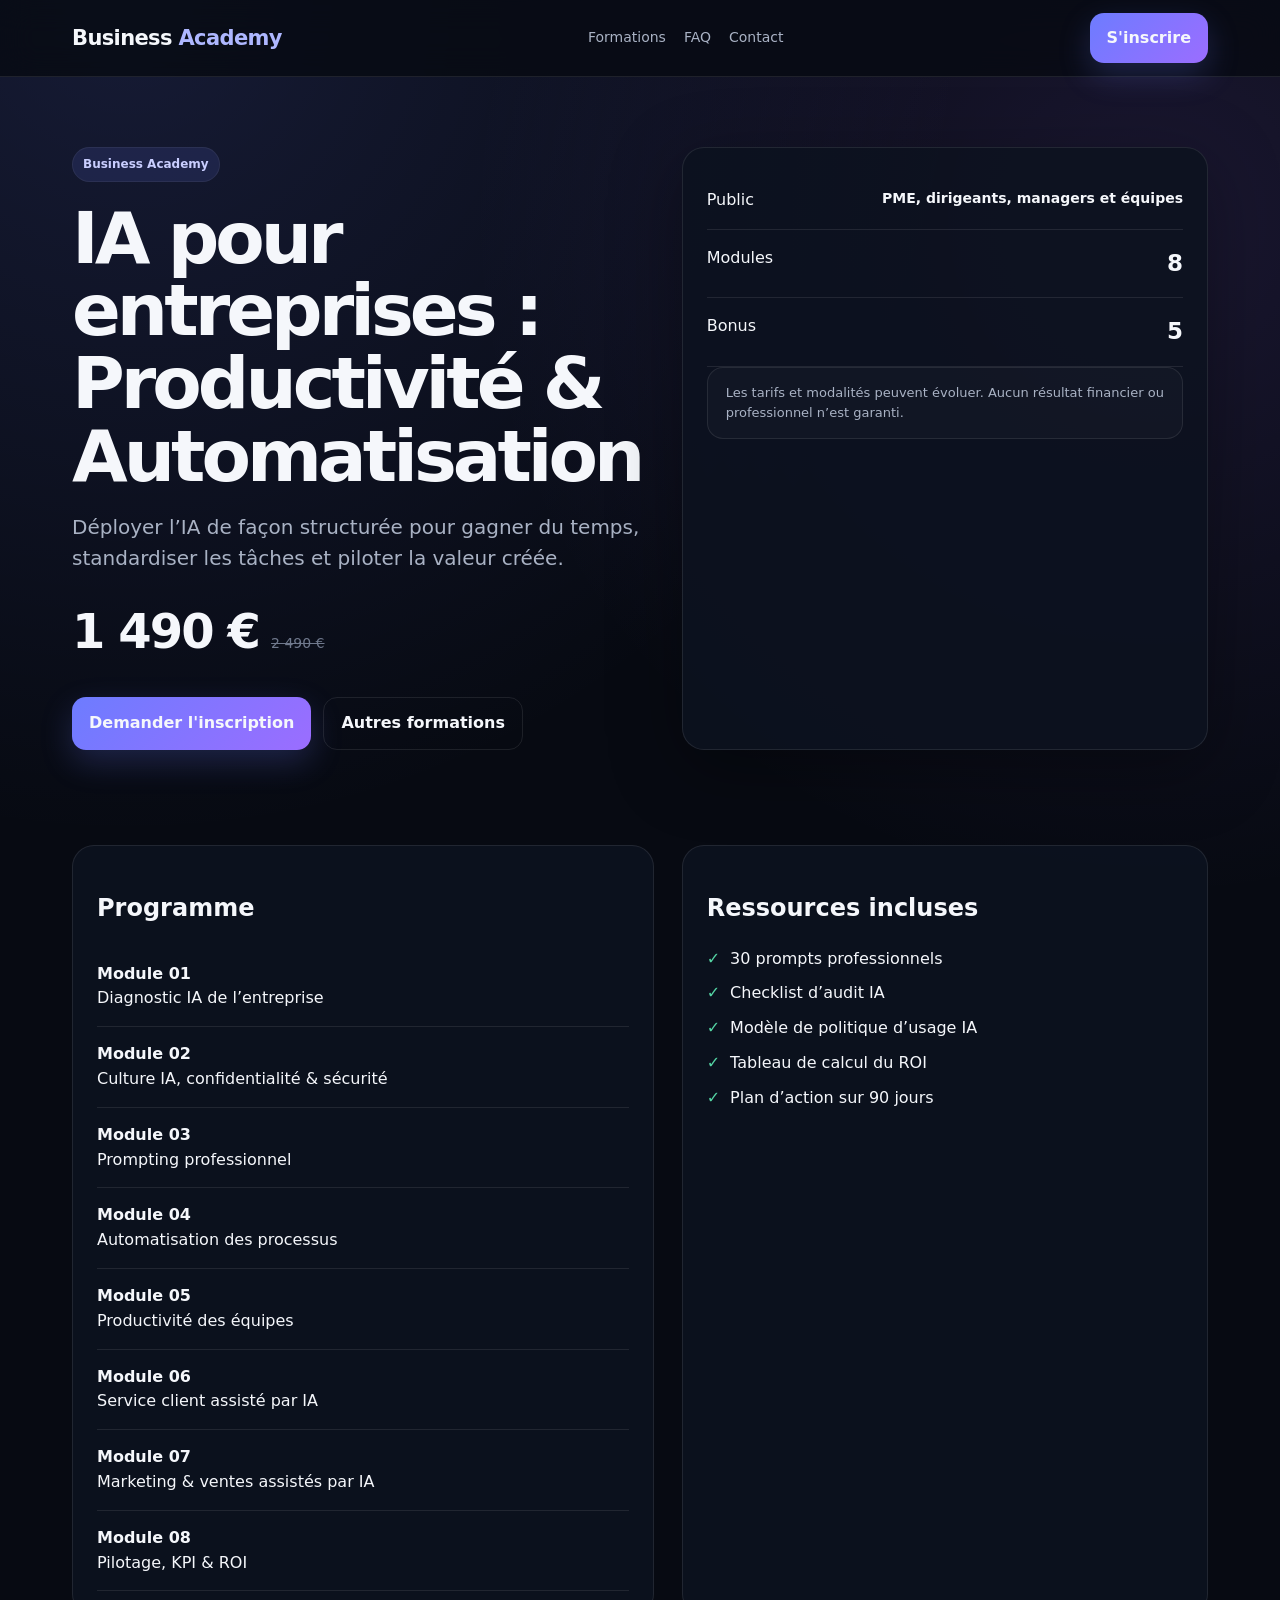
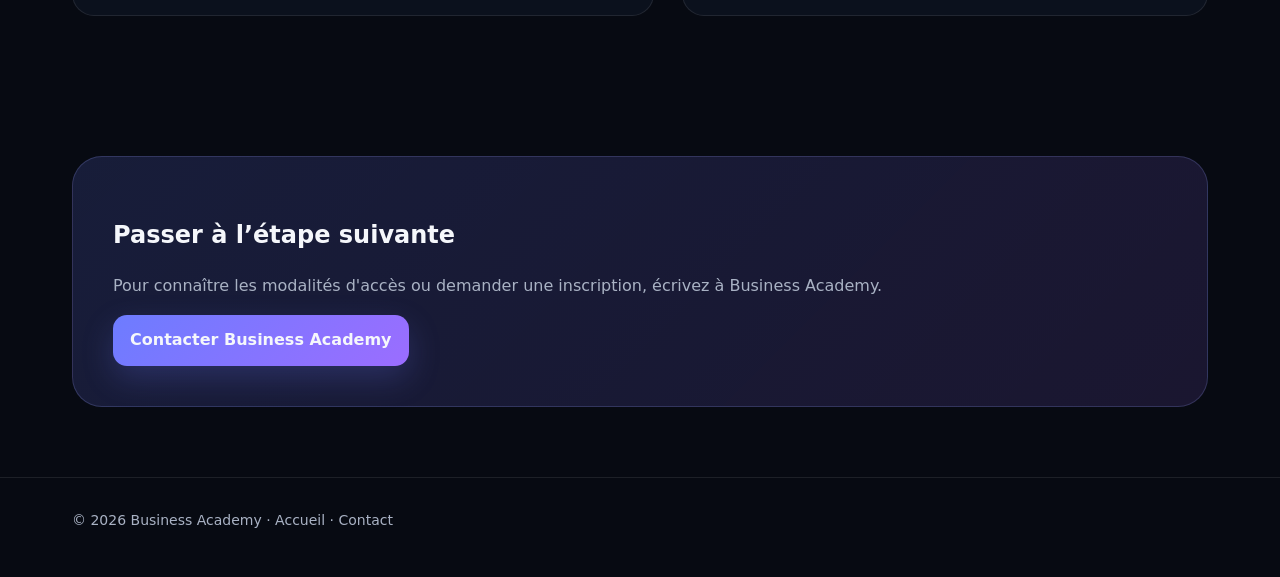
<file: courses/ia-entreprises.html>
<!doctype html><html lang="fr"><head><meta charset="utf-8"><meta name="viewport" content="width=device-width,initial-scale=1"><title>IA pour entreprises : Productivité & Automatisation — Business Academy</title><link rel="stylesheet" href="../assets/style.css"></head><body>
<header><div class="wrap nav"><a class="brand" href="../index.html">Business <span>Academy</span></a><nav class="navlinks"><a href="../index.html#formations">Formations</a><a href="../index.html#faq">FAQ</a><a href="mailto:businessacademy.pro@outlook.fr">Contact</a></nav><a class="btn btn-primary" href="mailto:businessacademy.pro@outlook.fr?subject=Inscription%20—%20IA pour entreprises : Productivité & Automatisation">S'inscrire</a></div></header>
<main><section class="product-head"><div class="wrap product-grid"><div><span class="pill">Business Academy</span><h1>IA pour entreprises : Productivité & Automatisation</h1><p class="lead">Déployer l’IA de façon structurée pour gagner du temps, standardiser les tâches et piloter la valeur créée.</p><div style="margin-top:20px"><span class="price-big">1 490 €</span> <span class="old">2 490 €</span></div><div class="actions"><a class="btn btn-primary" href="mailto:businessacademy.pro@outlook.fr?subject=Inscription%20—%20IA pour entreprises : Productivité & Automatisation">Demander l'inscription</a><a class="btn" href="../index.html#formations">Autres formations</a></div></div><div class="hero-card"><div class="stat"><span>Public</span><strong style="font-size:14px;text-align:right">PME, dirigeants, managers et équipes</strong></div><div class="stat"><span>Modules</span><strong>8</strong></div><div class="stat"><span>Bonus</span><strong>5</strong></div><div class="notice">Les tarifs et modalités peuvent évoluer. Aucun résultat financier ou professionnel n’est garanti.</div></div></div></section>
<section><div class="wrap product-grid"><div class="card"><h2>Programme</h2><div class="module"><strong>Module 01</strong><div>Diagnostic IA de l’entreprise</div></div><div class="module"><strong>Module 02</strong><div>Culture IA, confidentialité & sécurité</div></div><div class="module"><strong>Module 03</strong><div>Prompting professionnel</div></div><div class="module"><strong>Module 04</strong><div>Automatisation des processus</div></div><div class="module"><strong>Module 05</strong><div>Productivité des équipes</div></div><div class="module"><strong>Module 06</strong><div>Service client assisté par IA</div></div><div class="module"><strong>Module 07</strong><div>Marketing & ventes assistés par IA</div></div><div class="module"><strong>Module 08</strong><div>Pilotage, KPI & ROI</div></div></div><div class="card"><h2>Ressources incluses</h2><ul class="list"><li>30 prompts professionnels</li><li>Checklist d’audit IA</li><li>Modèle de politique d’usage IA</li><li>Tableau de calcul du ROI</li><li>Plan d’action sur 90 jours</li></ul></div></div></section>
<section><div class="wrap"><div class="cta"><h2>Passer à l’étape suivante</h2><p class="muted">Pour connaître les modalités d'accès ou demander une inscription, écrivez à Business Academy.</p><a class="btn btn-primary" href="mailto:businessacademy.pro@outlook.fr?subject=Demande%20d'information%20—%20IA pour entreprises : Productivité & Automatisation">Contacter Business Academy</a></div></div></section></main>
<footer><div class="wrap">© 2026 Business Academy · <a href="../index.html">Accueil</a> · <a href="mailto:businessacademy.pro@outlook.fr">Contact</a></div></footer></body></html>
</file>
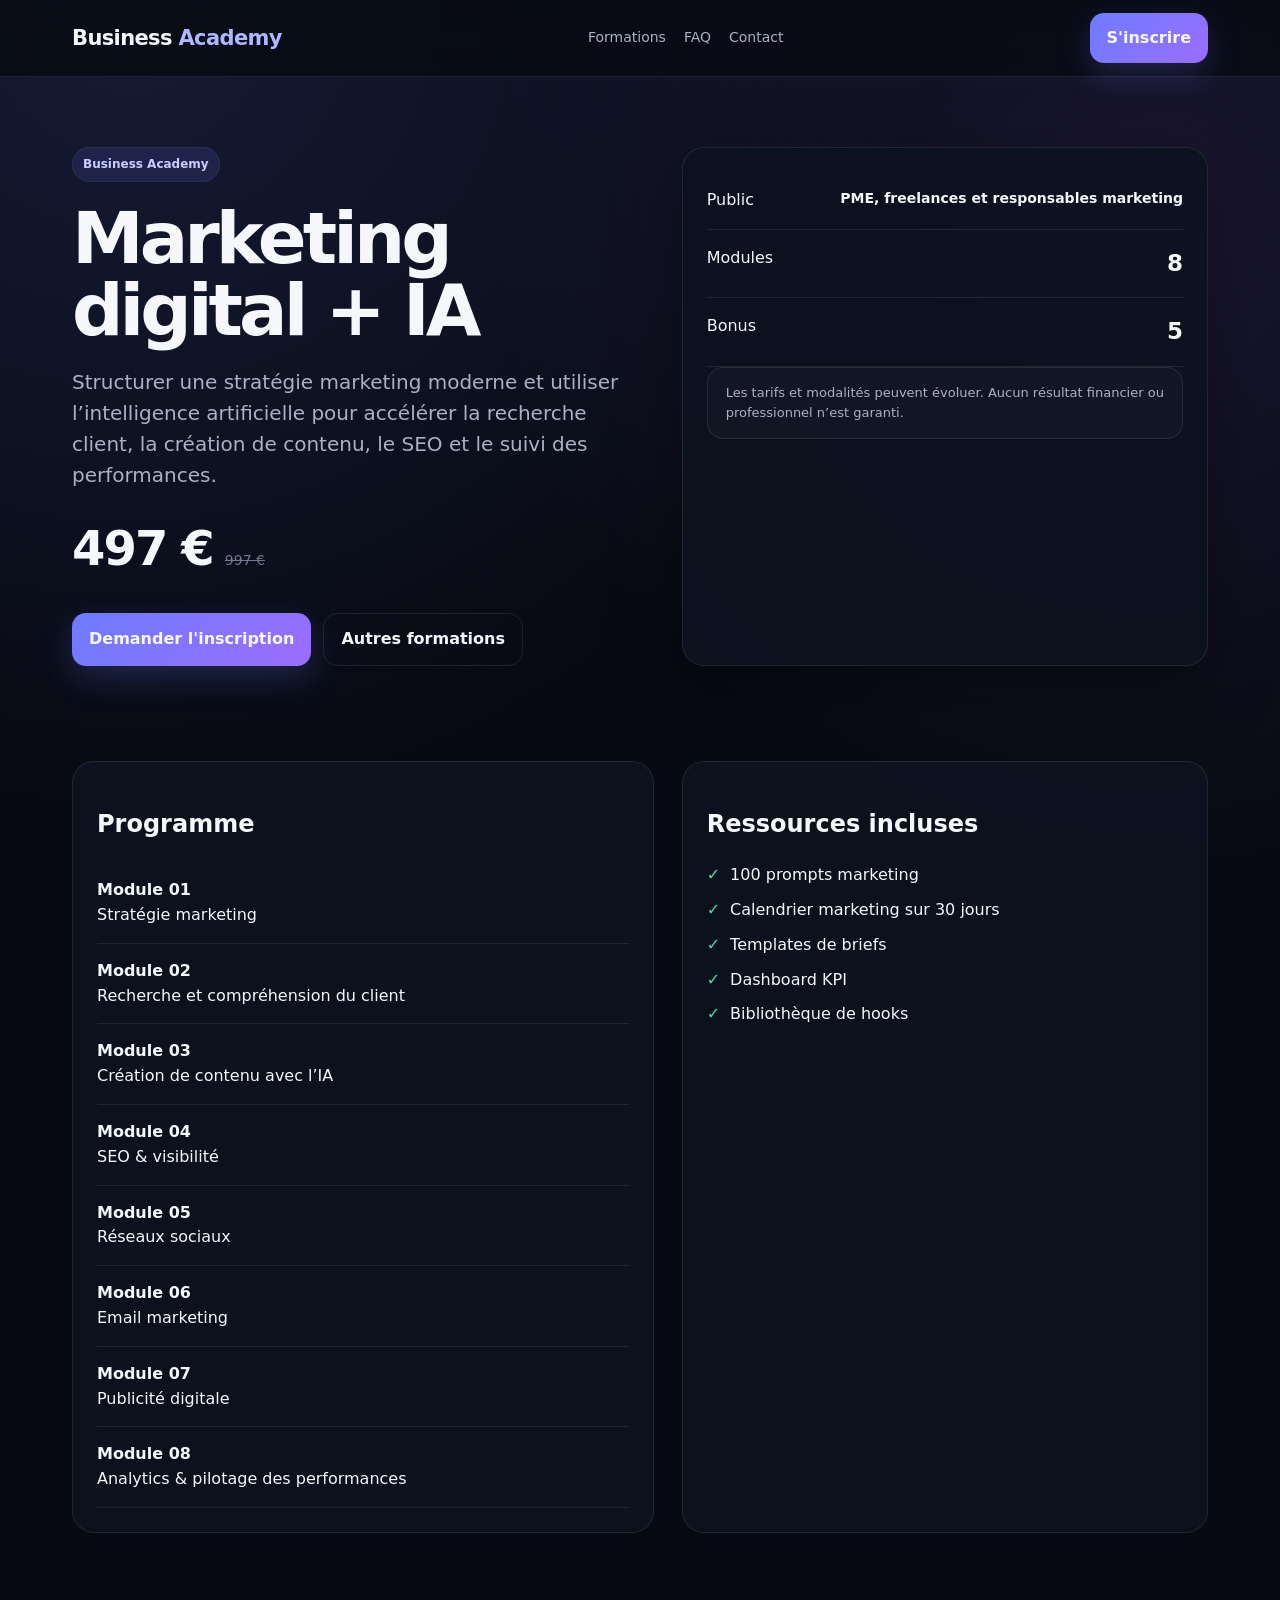
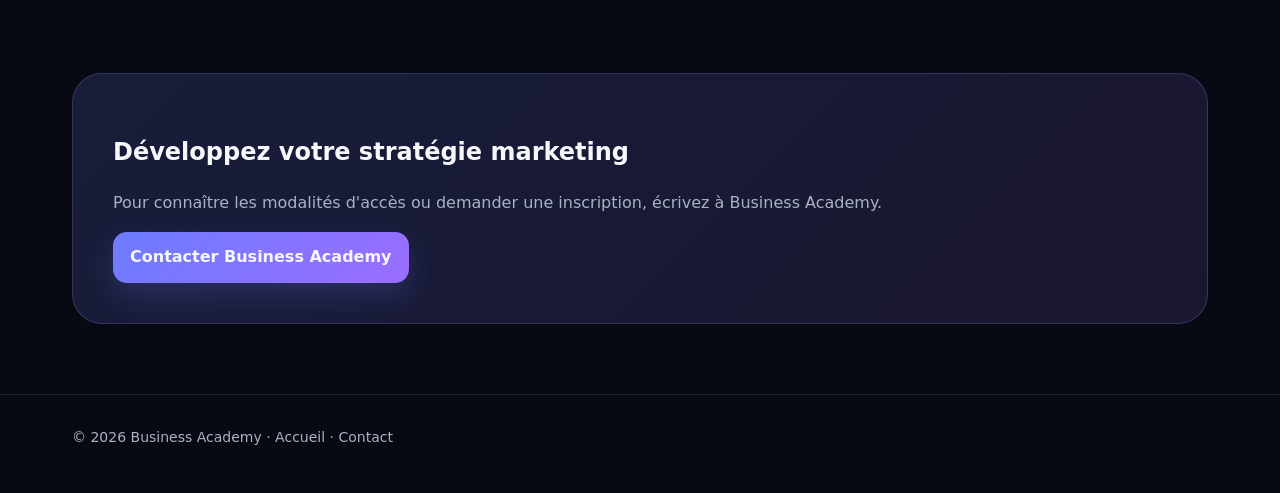
<file: courses/marketing-ia.html>
<!doctype html>
<html lang="fr">
<head>
<meta charset="utf-8">
<meta name="viewport" content="width=device-width,initial-scale=1">
<title>Marketing digital + IA — Business Academy</title>
<link rel="stylesheet" href="../assets/style.css">
</head>

<body>

<header>
<div class="wrap nav">
<a class="brand" href="../index.html">Business <span>Academy</span></a>

<nav class="navlinks">
<a href="../index.html#formations">Formations</a>
<a href="../index.html#faq">FAQ</a>
<a href="mailto:businessacademy.pro@outlook.fr">Contact</a>
</nav>

<a class="btn btn-primary" href="mailto:businessacademy.pro@outlook.fr?subject=Inscription — Marketing digital + IA">
S'inscrire
</a>
</div>
</header>

<main>

<section class="product-head">
<div class="wrap product-grid">

<div>

<span class="pill">Business Academy</span>

<h1>Marketing digital + IA</h1>

<p class="lead">
Structurer une stratégie marketing moderne et utiliser l’intelligence artificielle pour accélérer la recherche client, la création de contenu, le SEO et le suivi des performances.
</p>

<div style="margin-top:20px">
<span class="price-big">497 €</span>
<span class="old">997 €</span>
</div>

<div class="actions">

<a class="btn btn-primary" href="mailto:businessacademy.pro@outlook.fr?subject=Inscription — Marketing digital + IA">
Demander l'inscription
</a>

<a class="btn" href="../index.html#formations">
Autres formations
</a>

</div>

</div>

<div class="hero-card">

<div class="stat">
<span>Public</span>
<strong style="font-size:14px;text-align:right">
PME, freelances et responsables marketing
</strong>
</div>

<div class="stat">
<span>Modules</span>
<strong>8</strong>
</div>

<div class="stat">
<span>Bonus</span>
<strong>5</strong>
</div>

<div class="notice">
Les tarifs et modalités peuvent évoluer. Aucun résultat financier ou professionnel n’est garanti.
</div>

</div>

</div>
</section>


<section>

<div class="wrap product-grid">

<div class="card">

<h2>Programme</h2>

<div class="module">
<strong>Module 01</strong>
<div>Stratégie marketing</div>
</div>

<div class="module">
<strong>Module 02</strong>
<div>Recherche et compréhension du client</div>
</div>

<div class="module">
<strong>Module 03</strong>
<div>Création de contenu avec l’IA</div>
</div>

<div class="module">
<strong>Module 04</strong>
<div>SEO & visibilité</div>
</div>

<div class="module">
<strong>Module 05</strong>
<div>Réseaux sociaux</div>
</div>

<div class="module">
<strong>Module 06</strong>
<div>Email marketing</div>
</div>

<div class="module">
<strong>Module 07</strong>
<div>Publicité digitale</div>
</div>

<div class="module">
<strong>Module 08</strong>
<div>Analytics & pilotage des performances</div>
</div>

</div>


<div class="card">

<h2>Ressources incluses</h2>

<ul class="list">
<li>100 prompts marketing</li>
<li>Calendrier marketing sur 30 jours</li>
<li>Templates de briefs</li>
<li>Dashboard KPI</li>
<li>Bibliothèque de hooks</li>
</ul>

</div>

</div>

</section>


<section>

<div class="wrap">

<div class="cta">

<h2>Développez votre stratégie marketing</h2>

<p class="muted">
Pour connaître les modalités d'accès ou demander une inscription, écrivez à Business Academy.
</p>

<a class="btn btn-primary" href="mailto:businessacademy.pro@outlook.fr?subject=Demande d'information — Marketing digital + IA">
Contacter Business Academy
</a>

</div>

</div>

</section>

</main>


<footer>

<div class="wrap">
© 2026 Business Academy ·
<a href="../index.html">Accueil</a> ·
<a href="mailto:businessacademy.pro@outlook.fr">Contact</a>
</div>

</footer>

</body>
  </html>
</file>
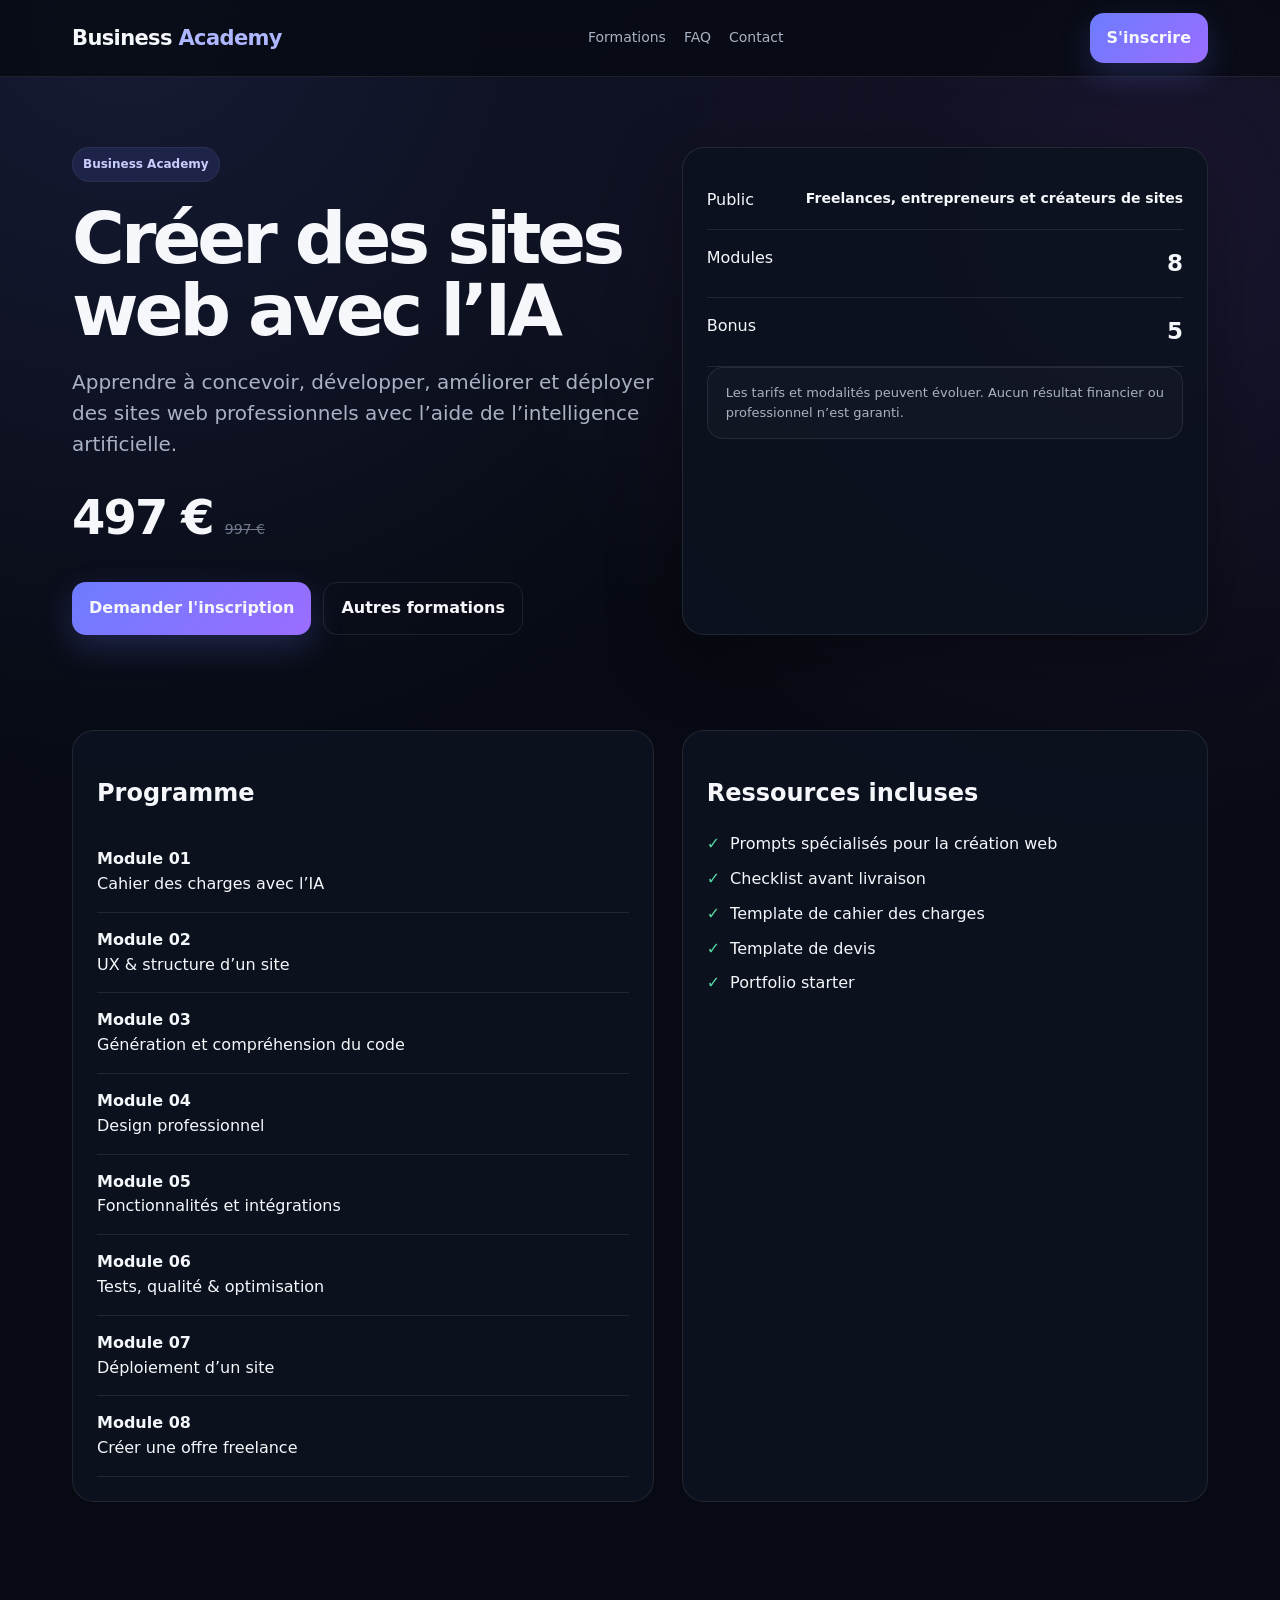
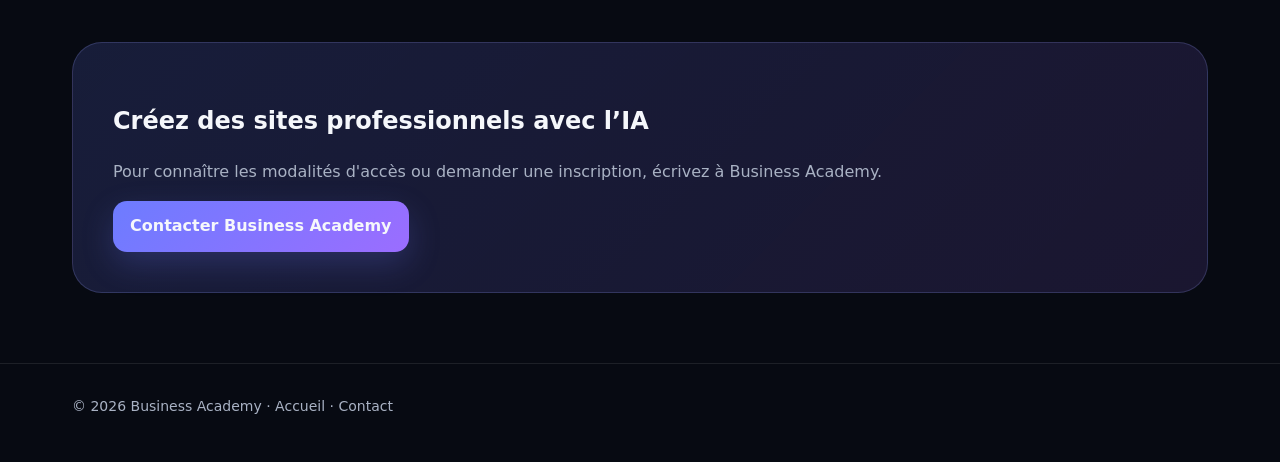
<file: courses/sites-ia.html>
<!doctype html>
<html lang="fr">
<head>
<meta charset="utf-8">
<meta name="viewport" content="width=device-width,initial-scale=1">
<title>Créer des sites web avec l’IA — Business Academy</title>
<link rel="stylesheet" href="../assets/style.css">
</head>

<body>

<header>
<div class="wrap nav">
<a class="brand" href="../index.html">Business <span>Academy</span></a>

<nav class="navlinks">
<a href="../index.html#formations">Formations</a>
<a href="../index.html#faq">FAQ</a>
<a href="mailto:businessacademy.pro@outlook.fr">Contact</a>
</nav>

<a class="btn btn-primary" href="mailto:businessacademy.pro@outlook.fr?subject=Inscription — Créer des sites web avec l’IA">
S'inscrire
</a>
</div>
</header>

<main>

<section class="product-head">
<div class="wrap product-grid">

<div>

<span class="pill">Business Academy</span>

<h1>Créer des sites web avec l’IA</h1>

<p class="lead">
Apprendre à concevoir, développer, améliorer et déployer des sites web professionnels avec l’aide de l’intelligence artificielle.
</p>

<div style="margin-top:20px">
<span class="price-big">497 €</span>
<span class="old">997 €</span>
</div>

<div class="actions">

<a class="btn btn-primary" href="mailto:businessacademy.pro@outlook.fr?subject=Inscription — Créer des sites web avec l’IA">
Demander l'inscription
</a>

<a class="btn" href="../index.html#formations">
Autres formations
</a>

</div>

</div>

<div class="hero-card">

<div class="stat">
<span>Public</span>
<strong style="font-size:14px;text-align:right">
Freelances, entrepreneurs et créateurs de sites
</strong>
</div>

<div class="stat">
<span>Modules</span>
<strong>8</strong>
</div>

<div class="stat">
<span>Bonus</span>
<strong>5</strong>
</div>

<div class="notice">
Les tarifs et modalités peuvent évoluer. Aucun résultat financier ou professionnel n’est garanti.
</div>

</div>

</div>
</section>


<section>

<div class="wrap product-grid">

<div class="card">

<h2>Programme</h2>

<div class="module">
<strong>Module 01</strong>
<div>Cahier des charges avec l’IA</div>
</div>

<div class="module">
<strong>Module 02</strong>
<div>UX & structure d’un site</div>
</div>

<div class="module">
<strong>Module 03</strong>
<div>Génération et compréhension du code</div>
</div>

<div class="module">
<strong>Module 04</strong>
<div>Design professionnel</div>
</div>

<div class="module">
<strong>Module 05</strong>
<div>Fonctionnalités et intégrations</div>
</div>

<div class="module">
<strong>Module 06</strong>
<div>Tests, qualité & optimisation</div>
</div>

<div class="module">
<strong>Module 07</strong>
<div>Déploiement d’un site</div>
</div>

<div class="module">
<strong>Module 08</strong>
<div>Créer une offre freelance</div>
</div>

</div>


<div class="card">

<h2>Ressources incluses</h2>

<ul class="list">
<li>Prompts spécialisés pour la création web</li>
<li>Checklist avant livraison</li>
<li>Template de cahier des charges</li>
<li>Template de devis</li>
<li>Portfolio starter</li>
</ul>

</div>

</div>

</section>


<section>

<div class="wrap">

<div class="cta">

<h2>Créez des sites professionnels avec l’IA</h2>

<p class="muted">
Pour connaître les modalités d'accès ou demander une inscription, écrivez à Business Academy.
</p>

<a class="btn btn-primary" href="mailto:businessacademy.pro@outlook.fr?subject=Demande d'information — Créer des sites web avec l’IA">
Contacter Business Academy
</a>

</div>

</div>

</section>

</main>


<footer>

<div class="wrap">
© 2026 Business Academy ·
<a href="../index.html">Accueil</a> ·
<a href="mailto:businessacademy.pro@outlook.fr">Contact</a>
</div>

</footer>

</body>
  </html>
</file>
<file: assets/style.css>
:root{--bg:#070a12;--panel:#0d1220;--text:#f5f7fb;--muted:#a9b2c4;--line:rgba(255,255,255,.09);--accent:#6d7cff;--accent2:#9b6dff;--ok:#55d6a5;--max:1180px}
*{box-sizing:border-box}html{scroll-behavior:smooth}body{margin:0;background:radial-gradient(circle at 10% 0%,rgba(109,124,255,.15),transparent 34%),radial-gradient(circle at 90% 10%,rgba(155,109,255,.13),transparent 30%),var(--bg);color:var(--text);font-family:Inter,system-ui,-apple-system,Segoe UI,Roboto,Arial,sans-serif;line-height:1.55}a{color:inherit;text-decoration:none}.wrap{max-width:var(--max);margin:auto;padding:0 22px}
header{position:sticky;top:0;z-index:20;background:rgba(7,10,18,.8);backdrop-filter:blur(16px);border-bottom:1px solid var(--line)}.nav{min-height:76px;display:flex;align-items:center;justify-content:space-between;gap:18px}.brand{font-weight:850;font-size:21px;letter-spacing:-.03em}.brand span{color:#aeb7ff}.navlinks{display:flex;gap:18px;color:var(--muted);font-size:14px}.navlinks a:hover{color:var(--text)}
.btn{display:inline-flex;align-items:center;justify-content:center;padding:13px 17px;border-radius:14px;border:1px solid var(--line);font-weight:750}.btn-primary{background:linear-gradient(135deg,var(--accent),var(--accent2));border:0;box-shadow:0 12px 32px rgba(109,124,255,.22)}
.hero{padding:90px 0 60px}.hero-grid{display:grid;grid-template-columns:1.08fr .92fr;gap:32px;align-items:center}.kicker,.pill{display:inline-block;padding:7px 10px;border-radius:999px;background:rgba(109,124,255,.13);color:#c9ceff;font-size:12px;font-weight:800;border:1px solid rgba(255,255,255,.06)}
h1{font-size:clamp(42px,6vw,72px);line-height:1.01;letter-spacing:-.055em;margin:20px 0 18px}.grad{background:linear-gradient(90deg,#fff,#d5d9ff,#9da7ff);-webkit-background-clip:text;background-clip:text;color:transparent}.lead{font-size:20px;color:var(--muted);max-width:700px}.actions{display:flex;gap:12px;flex-wrap:wrap;margin-top:28px}
.card,.hero-card{background:rgba(13,18,32,.9);border:1px solid var(--line);border-radius:22px;padding:24px}.hero-card{box-shadow:0 18px 70px rgba(0,0,0,.34)}.stat{display:flex;justify-content:space-between;padding:16px 0;border-bottom:1px solid var(--line)}.stat:last-child{border:0}.stat strong{font-size:23px}
section{padding:70px 0}.head{margin-bottom:30px}.head h2{font-size:37px;letter-spacing:-.035em;margin:0}.muted{color:var(--muted)}.grid{display:grid;grid-template-columns:repeat(3,1fr);gap:18px}.course{display:flex;flex-direction:column;min-height:395px}.course h3{font-size:22px;line-height:1.17;margin:16px 0 10px}.price{margin-top:auto;padding:20px 0 14px}.price strong{font-size:30px}.old{text-decoration:line-through;color:#70798d;margin-left:7px;font-size:14px}.list{list-style:none;padding:0}.list li{margin:10px 0}.list li:before{content:"✓";color:var(--ok);font-weight:900;margin-right:10px}
.product-grid{display:grid;grid-template-columns:1.05fr .95fr;gap:28px}.product-head{padding:70px 0 25px}.price-big{font-size:48px;font-weight:850;letter-spacing:-.04em}.module{padding:15px 0;border-bottom:1px solid var(--line)}.cta{background:linear-gradient(135deg,rgba(109,124,255,.17),rgba(155,109,255,.13));border:1px solid rgba(154,165,255,.2);border-radius:30px;padding:40px}
details{border-bottom:1px solid var(--line);padding:18px 0}summary{cursor:pointer;font-weight:750}footer{border-top:1px solid var(--line);padding:32px 0 45px;color:var(--muted);font-size:14px}.notice{padding:15px 18px;border:1px solid var(--line);border-radius:16px;background:rgba(255,255,255,.025);font-size:13px;color:var(--muted)}
@media(max-width:900px){.hero-grid,.product-grid{grid-template-columns:1fr}.grid{grid-template-columns:1fr 1fr}.navlinks{display:none}}@media(max-width:620px){.grid{grid-template-columns:1fr}.hero{padding-top:62px}.actions .btn{width:100%}}
</file>
